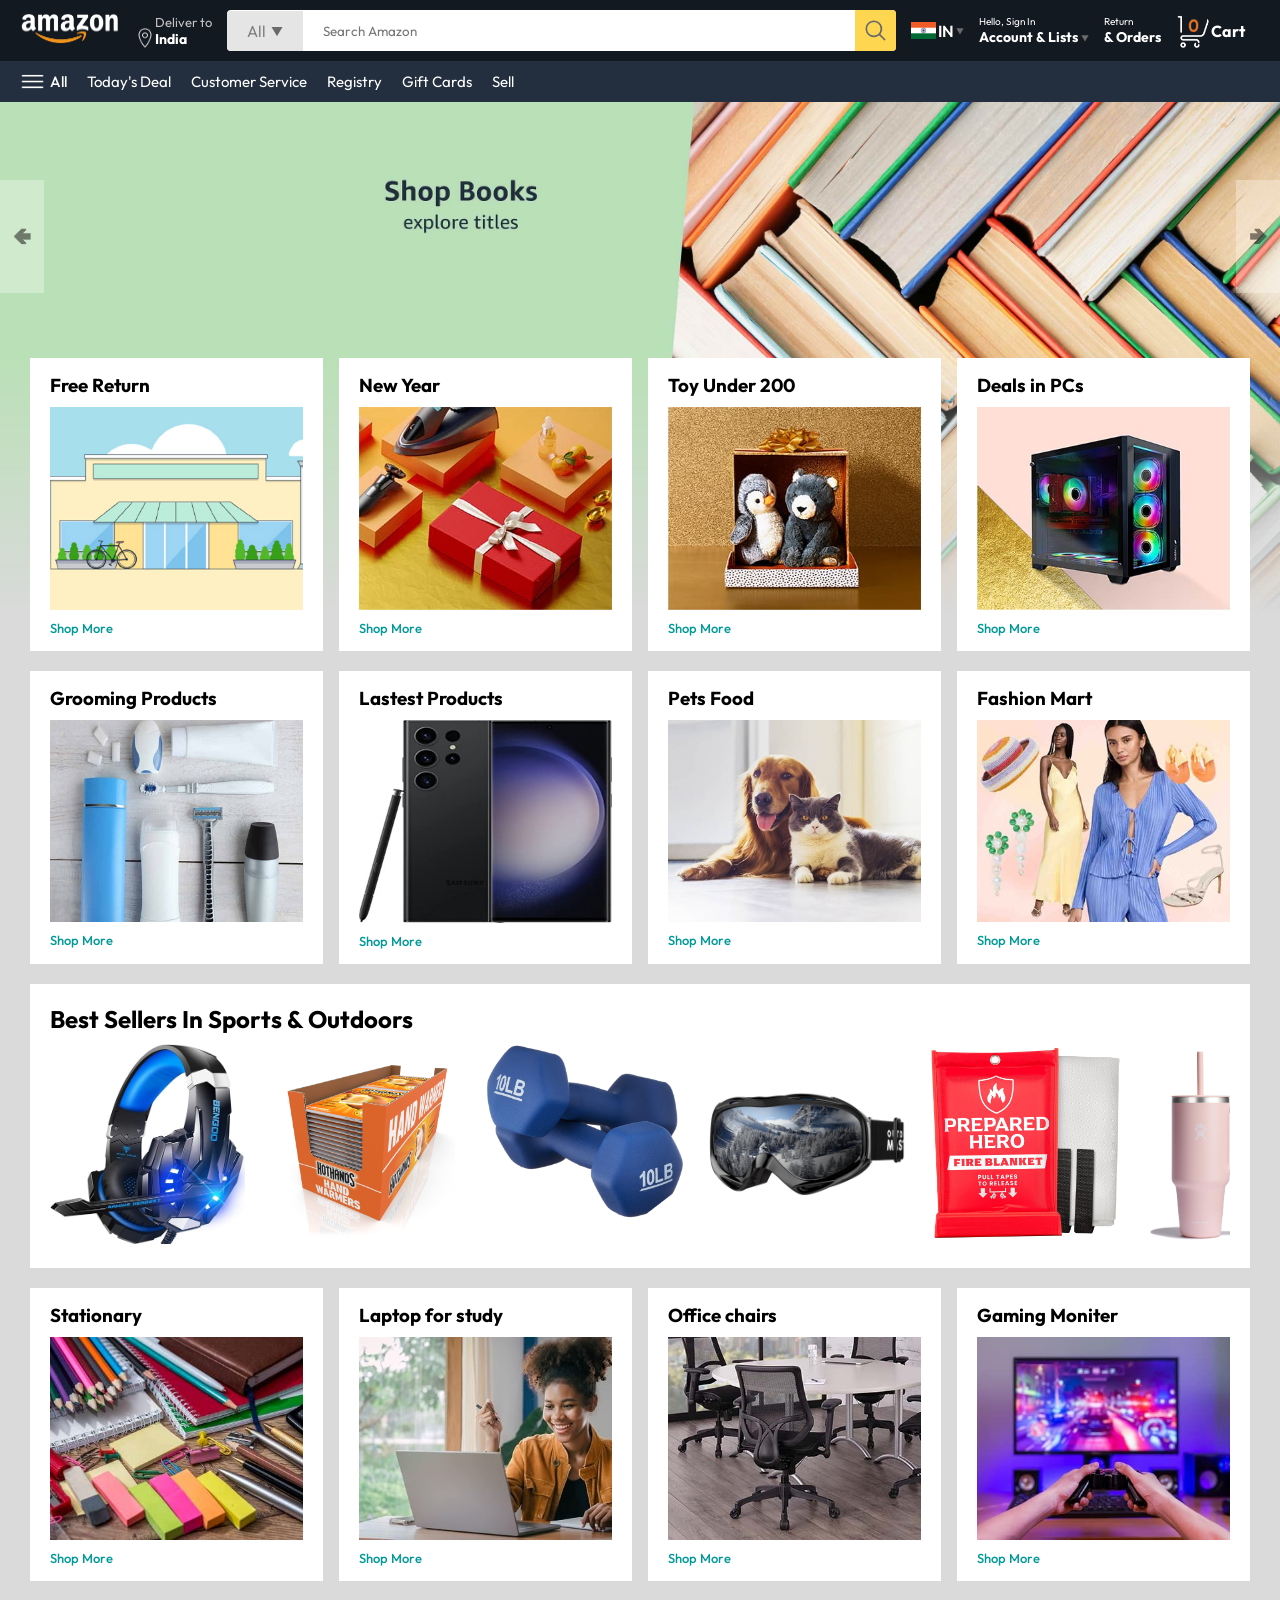
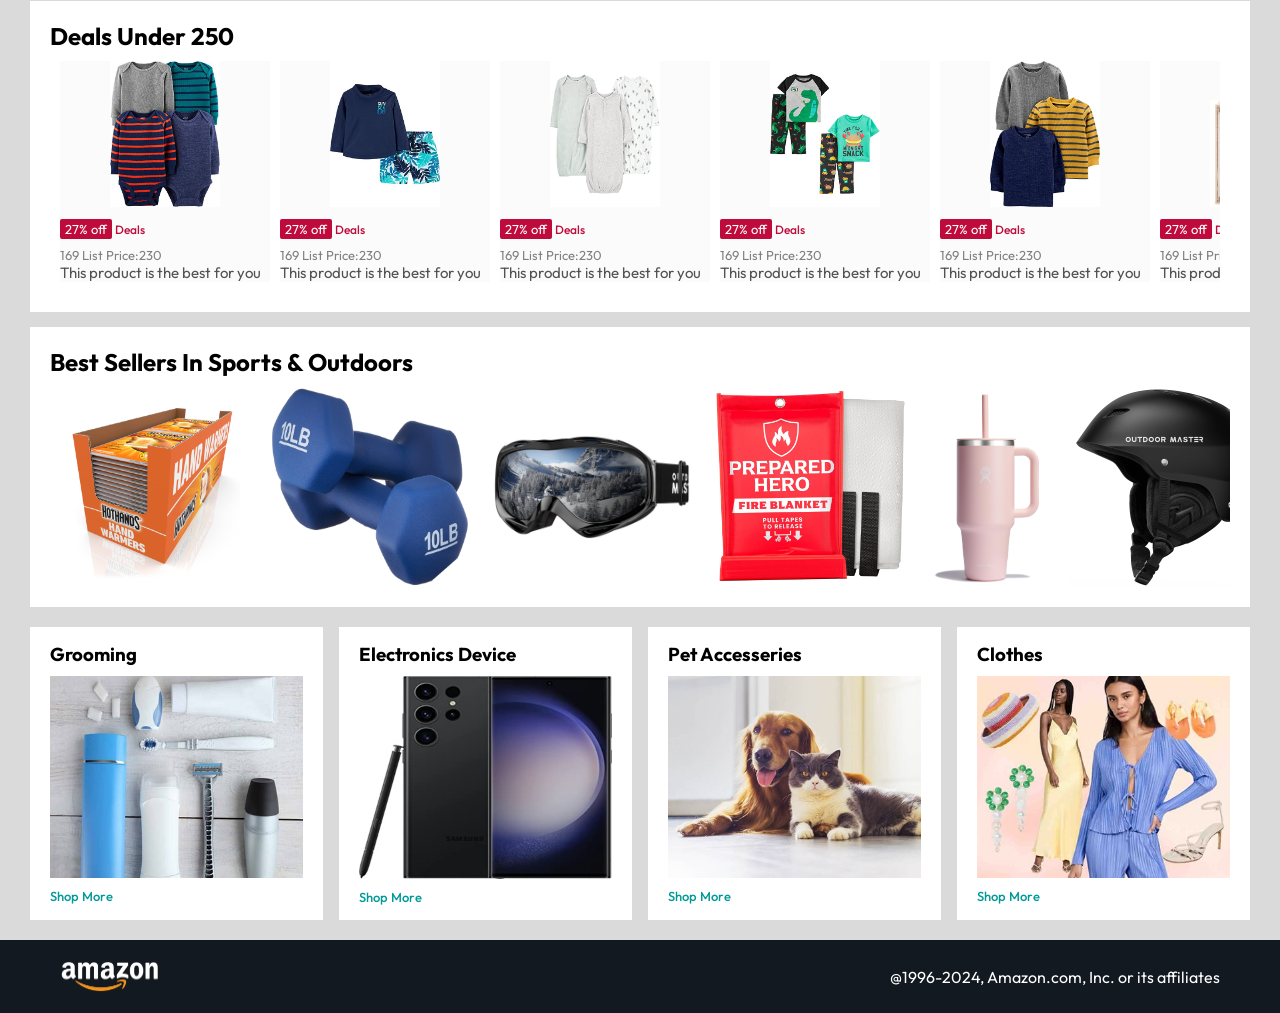
<file: index.html>
<!DOCTYPE html>
<html lang="en">
<head>
    <meta charset="UTF-8">
    <meta name="viewport" content="width=device-width, initial-scale=1.0">
    <title>AMAZON</title>
    <link rel="stylesheet" href="amazon.css">
    <link rel="icon" href="download abc.png" sizes="800x800">
</head>
<body>
    <nav> 
        <a href="index.html">
            <img src="amazon_logo.png" width="100" alt="Amazon Logo">
        </a>
       <div class="nav-country">
        <img src="location_icon.png" height="20" alt="">
        <div>
            <p>Deliver to</p>
            <h1>India</h1>
        </div>
       </div>
       <div class="nav-search">
        <div class="nav-search-gategory">
            <p>All</p>
           <img src="dropdown_icon.png" height="12" alt="">
        </div>
        <input type="text" class="nav-search-input" placeholder="Search Amazon">
        <img src="search_icon.png" class="nav-search-icon" alt="">
       </div> 
       <div class="nav-language">
        <img src="download in.png" width="25px" alt="">
        <p>IN</p>
        <img src="dropdown_icon.png" width="8px" alt="">
       </div>
       <div class="nav-text">
        <p><a href="signin.html" >Hello, Sign In</a></p>
         <h1> Account & Lists 
            <img src="dropdown_icon.png" width="8px" alt="">
        </h1>
       </div>
       <div class="nav-text">
        <p>Return</p>
         <h1> & Orders</h1>
       </div>
       <a href="cart.html" class="nav-cart">
        <img src="cart_icon.png" width="35px" alt="">
        <h4>Cart</h4>
       </a>
    </nav>
    <div class="nav-bottom">
        <div>
            <img src="menu_icon.png" width="25px" alt="">
            <p>All</p>
        </div>
        <p>Today's Deal</p>
        <p>Customer Service</p>
        <p>Registry</p>
        <p>Gift Cards</p>
        <p>Sell</p>
    </div>
    <div class="header-slider">
        <a href="#" class="control-prev">&#129144</a>
        <a href="#" class="control-next">&#129146</a>
        <ul>
            <img src="header1.jpg" class="header-img" alt="">
            <img src="header2.jpg" class="header-img" alt="">
            <img src="header3.jpg" class="header-img" alt="">
            <img src="header4.jpg" class="header-img" alt="">
            <img src="header5.jpg" class="header-img" alt="">
            <img src="header6.jpg" class="header-img" alt="">
        </ul>
    </div>
    <div class="box-row header-box">
        <div class="box-col">
            <h3>
                Free Return
            </h3>
            <img src="box1-1.jpg" alt="">
            <a href="/">Shop More</a>
        </div>
        <div class="box-col">
            <h3>
             New Year
            </h3>
            <img src="box1-2.jpg" alt="">
            <a href="/">Shop More</a>
        </div>
        <div class="box-col">
            <h3>
              Toy Under 200
            </h3>
            <img src="box1-3.jpg" alt="">
            <a href="/">Shop More</a>
        </div>
        <div class="box-col">
            <h3>
             Deals in PCs
            </h3>
            <img src="box1-4.jpg" alt="">
            <a href="/">Shop More</a>
        </div>
    </div>
    <div class="box-row ">
        <div class="box-col">
            <h3>
               Grooming Products
            </h3>
            <img src="box2-1.jpg" alt="">
            <a href="/">Shop More</a>
        </div>
        <div class="box-col">
            <h3>
           Lastest Products
            </h3>
            <img src="box2-2.jpg" alt="">
            <a href="/">Shop More</a>
        </div>
        <div class="box-col">
            <h3>
              Pets Food
            </h3>
            <img src="box2-3.jpg" alt="">
            <a href="/">Shop More</a>
        </div>
        <div class="box-col">
            <h3>
            Fashion Mart
            </h3>
            <img src="box2-4.jpg" alt="">
            <a href="/">Shop More</a>
        </div>
    </div>

    <div class="product-slider">
        <h2> Best Sellers In Sports & Outdoors</h2>
        <div class="products">
            <a href="/product.html">
                <img src="product_img.jpg" alt="">
            </a>
            <a href="/product2.html">
                <img src="product1-1.jpg" alt="">
            </a>
            <a href="/product3.html">
                <img src="product1-2.jpg" alt="">
            </a>
            <img src="product1-3.jpg" alt="">
            <img src="product1-4.jpg" alt="">
            <img src="product1-5.jpg" alt="">
            <img src="product1-6.jpg" alt="">
            <img src="product1-7.jpg" alt="">
            <img src="product1-8.jpg" alt="">
            <img src="product1-9.jpg" alt="">
            <img src="product1-10.jpg" alt="">
        </div>
    </div>
    <div class="box-row ">
        <div class="box-col">
            <h3>
               Stationary
            </h3>
            <img src="box3-1.jpg" alt="">
            <a href="/">Shop More</a>
        </div>
        <div class="box-col">
            <h3>
           Laptop for study
            </h3>
            <img src="box3-2.jpg" alt="">
            <a href="/">Shop More</a>
        </div>
        <div class="box-col">
            <h3>
              Office chairs
            </h3>
            <img src="box3-3.jpg" alt="">
            <a href="/">Shop More</a>
        </div>
        <div class="box-col">
            <h3>
           Gaming Moniter 
            </h3>
            <img src="box3-4.jpg" alt="">
            <a href="/">Shop More</a>
        </div>
    </div>
     
     <div class="product-slider-with-price">
        <h2>Deals Under 250</h2>
        <div class="products">
            <div class="product-card">
                <div class="product-img-container">
                    <img src="product2-1.jpg" alt="">
                </div>
                <div class="product-offer">
                    <p>27% off</p> <span>Deals</span>
                </div>
                <p class="product-price">
                    <span>169</span> List Price:230
                </p>
                <h4>This product is the best for you</h4>
            </div>
            <div class="product-card">
                <div class="product-img-container">
                    <img src="product2-2.jpg" alt="">
                </div>
                <div class="product-offer">
                    <p>27% off</p> <span>Deals</span>
                </div>
                <p class="product-price">
                    <span>169</span> List Price:230
                </p>
                <h4>This product is the best for you</h4>
            </div>
            <div class="product-card">
                <div class="product-img-container">
                    <img src="product2-3.jpg" alt="">
                </div>
                <div class="product-offer">
                    <p>27% off</p> <span>Deals</span>
                </div>
                <p class="product-price">
                    <span>169</span> List Price:230
                </p>
                <h4>This product is the best for you</h4>
            </div>
            <div class="product-card">
                <div class="product-img-container">
                    <img src="product2-4.jpg" alt="">
                </div>
                <div class="product-offer">
                    <p>27% off</p> <span>Deals</span>
                </div>
                <p class="product-price">
                    <span>169</span> List Price:230
                </p>
                <h4>This product is the best for you</h4>
            </div>
            <div class="product-card">
                <div class="product-img-container">
                    <img src="product2-5.jpg" alt="">
                </div>
                <div class="product-offer">
                    <p>27% off</p> <span>Deals</span>
                </div>
                <p class="product-price">
                    <span>169</span> List Price:230
                </p>
                <h4>This product is the best for you</h4>
            </div>
            <div class="product-card">
                <div class="product-img-container">
                    <img src="product2-6.jpg" alt="">
                </div>
                <div class="product-offer">
                    <p>27% off</p> <span>Deals</span>
                </div>
                <p class="product-price">
                    <span>169</span> List Price:230
                </p>
                <h4>This product is the best for you</h4>
            </div>
            <div class="product-card">
                <div class="product-img-container">
                    <img src="product2-7.jpg" alt="">
                </div>
                <div class="product-offer">
                    <p>27% off</p> <span>Deals</span>
                </div>
                <p class="product-price">
                    <span>169</span> List Price:230
                </p>
                <h4>This product is the best for you</h4>
            </div>
            <div class="product-card">
                <div class="product-img-container">
                    <img src="product2-8.jpg" alt="">
                </div>
                <div class="product-offer">
                    <p>27% off</p> <span>Deals</span>
                </div>
                <p class="product-price">
                    <span>169</span> List Price:230
                </p>
                <h4>This product is the best for you</h4>
            </div>
            <div class="product-card">
                <div class="product-img-container">
                    <img src="product2-9.jpg" alt="">
                </div>
                <div class="product-offer">
                    <p>27% off</p> <span>Deals</span>
                </div>
                <p class="product-price">
                    <span>169</span> List Price:230
                </p>
                <h4>This product is the best for you</h4>
            </div>
            <div class="product-card">
                <div class="product-img-container">
                    <img src="product2-10.jpg" alt="">
                </div>
                <div class="product-offer">
                    <p>27% off</p> <span>Deals</span>
                </div>
                <p class="product-price">
                    <span>169</span> List Price:230
                </p>
                <h4>This product is the best for you</h4>
            </div>
            <div class="product-card">
                <div class="product-img-container">
                    <img src="product2-11.jpg" alt="">
                </div>
                <div class="product-offer">
                    <p>27% off</p> <span>Deals</span>
                </div>
                <p class="product-price">
                    <span>169</span> List Price:230
                </p>
                <h4>This product is the best for you</h4>
            </div>
            <div class="product-card">
                <div class="product-img-container">
                    <img src="product2-12.jpg" alt="">
                </div>
                <div class="product-offer">
                    <p>27% off</p> <span>Deals</span>
                </div>
                <p class="product-price">
                    <span>169</span> List Price:230
                </p>
                <h4>This product is the best for you</h4>
            </div>
        </div>
     </div>



     <div class="product-slider">
        <h2> Best Sellers In Sports & Outdoors</h2>
        <div class="products">
            <img src="product1-1.jpg" alt="">
            <img src="product1-2.jpg" alt="">
            <img src="product1-3.jpg" alt="">
            <img src="product1-4.jpg" alt="">
            <img src="product1-5.jpg" alt="">
            <img src="product1-6.jpg" alt="">
            <img src="product1-7.jpg" alt="">
            <img src="product1-8.jpg" alt="">
            <img src="product1-9.jpg" alt="">
            <img src="product1-10.jpg" alt="">
        </div>
    </div>
    <div class="box-row ">
        <div class="box-col">
            <h3>
              Grooming
            </h3>
            <img src="box2-1.jpg" alt="">
            <a href="/">Shop More</a>
        </div>
        <div class="box-col">
            <h3>
          Electronics Device
            </h3>
            <img src="box2-2.jpg" alt="">
            <a href="/">Shop More</a>
        </div>
        <div class="box-col">
            <h3>
              Pet Accesseries 
            </h3>
            <img src="box2-3.jpg" alt="">
            <a href="/">Shop More</a>
        </div>
        <div class="box-col">
            <h3>
           Clothes
            </h3>
            <img src="box2-4.jpg" alt="">
            <a href="/">Shop More</a>
        </div>
    </div>
    <footer>
        <img src="amazon_logo.png" width="100" alt="">
        <p>@1996-2024, Amazon.com, Inc. or its affiliates </p>
    </footer>
    <script src="amazon.js"></script>
</body>
</html>
</file>
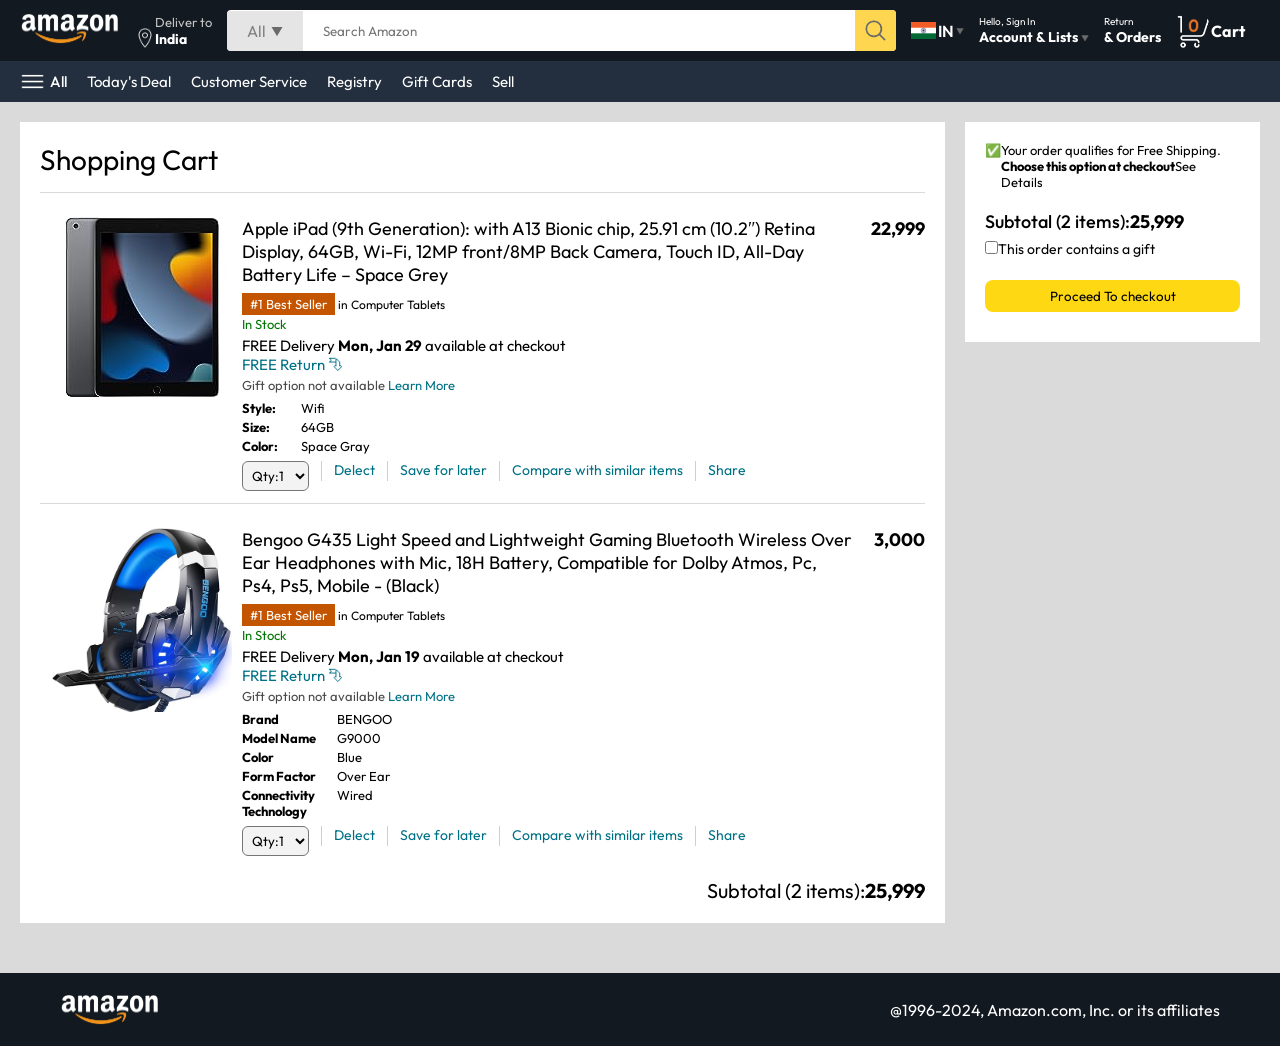
<file: cart.html>
<!DOCTYPE html>
<html lang="en">
<head>
    <meta charset="UTF-8">
    <meta name="viewport" content="width=device-width, initial-scale=1.0">
    <title>Cart</title>
    <link rel="stylesheet" href="amazon.css">
    <link rel="stylesheet" href="cart.css">
    <link rel="icon" href="download abc.png" sizes="800x800">
</head>
<body>
    <nav> 
        <a href="index.html">
            <img src="amazon_logo.png" width="100" alt="">
        </a>
       <div class="nav-country">
        <img src="location_icon.png" height="20" alt="">
        <div>
            <p>Deliver to</p>
            <h1>India</h1>
        </div>
       </div>
       <div class="nav-search">
        <div class="nav-search-gategory">
            <p>All</p>
           <img src="dropdown_icon.png" height="12" alt="">
        </div>
        <input type="text" class="nav-search-input" placeholder="Search Amazon">
        <img src="search_icon.png" class="nav-search-icon" alt="">
       </div> 
       <div class="nav-language">
        <img src="download in.png" width="25px" alt="">
        <p>IN</p>
        <img src="dropdown_icon.png" width="8px" alt="">
       </div>
       <div class="nav-text">
        <p><a href="signin.html">Hello, Sign In</a> </p>
         <h1> Account & Lists 
            <img src="dropdown_icon.png" width="8px" alt="">
        </h1>
       </div>
       <div class="nav-text">
        <p>Return</p>
         <h1> & Orders</h1>
       </div>
       <a href="" class="nav-cart">
        <img src="cart_icon.png" width="35px" alt="">
        <h4>Cart</h4>
       </a>
    </nav>
    <div class="nav-bottom">
        <div>
            <img src="menu_icon.png" width="25px" alt="">
            <p>All</p>
        </div>
        <p>Today's Deal</p>
        <p>Customer Service</p>
        <p>Registry</p>
        <p>Gift Cards</p>
        <p>Sell</p>
    </div>
<div class="cart">
    <div class="cart-left">
        <h1>Shopping Cart</h1>
        <hr>
        <div class="product-cart-list">
            <img src="ipad_img.jpg" width="180px" alt="">
            <div>
                <div class="product-cart-titleprice">
                    <p>Apple iPad (9th Generation): with A13 Bionic chip, 25.91 cm (10.2″) Retina Display, 64GB, Wi-Fi, 12MP front/8MP Back Camera, Touch ID, All-Day Battery Life – Space Grey</p>
                    <p><b>22,999</b></p>
                </div>
                <p class="product-cart-bestseller"><span>#1 Best Seller</span> in Computer Tablets</p>
                <p class="product-cart-stock">In Stock</p>
                <p class="product-cart-delivery">FREE Delivery <b>Mon, Jan 29 </b>available at checkout</p>
                <p class="product-cart-return">FREE Return &#11191</p>
                <p class="product-cart-giftoption">Gift option not available <span>Learn More</span></p>
                <div class="product-cart-specs">
                    <p><b>Style:</b></p><p>Wifi</p>
                    <p><b>Size:</b></p><p>64GB</p>
                    <p><b>Color:</b></p><p>Space Gray</p>
                </div>
                <div class="car-list-action">
                    <select>
                        <option value="1">Qty:1</option>
                        <option value="2">Qty:2</option>
                        <option value="3">Qty:3</option>
                        <option value="4">Qty:4</option>
                        <option value="5">Qty:5</option>
                    </select>
                    <hr>
                    <p class="action-btn">Delect</p>
                    <hr>
                    <p class="action-btn">Save for later</p>
                    <hr>
                    <p class="action-btn">Compare with similar items</p>
                    <hr>
                    <p class="action-btn">Share</p>
                </div>
            </div>
        </div>
        <hr>
        <div class="product-cart-list">
            <img src="product_img.jpg" alt="" width="180px">
            <div>
                <div class="product-cart-titleprice">
                    <p> Bengoo G435 Light Speed and Lightweight Gaming Bluetooth Wireless Over Ear Headphones with Mic, 18H Battery, Compatible for Dolby Atmos, Pc, Ps4, Ps5, Mobile - (Black)</p>
                    <p><b>3,000</b></p>
                </div>
                <p class="product-cart-bestseller"><span>#1 Best Seller</span> in Computer Tablets</p>
                <p class="product-cart-stock">In Stock</p>
                <p class="product-cart-delivery">FREE Delivery <b>Mon, Jan 19 </b>available at checkout</p>
                <p class="product-cart-return">FREE Return &#11191</p>
                <p class="product-cart-giftoption">Gift option not available <span>Learn More</span></p>
                <div class="product-cart-specs">
                   <p><b>Brand</b></p> <p>BENGOO</p>
                   <p><b>Model Name</b></p> <p>G9000</p>
                   <p><b>Color</b></p> <p>Blue</p>
                   <p><b>Form Factor</b></p> <p>Over Ear</p>
                   <p><b>Connectivity Technology</b></p> <p>Wired</p>
                </div>
                <div class="car-list-action">
                    <select>
                        <option value="1">Qty:1</option>
                        <option value="2">Qty:2</option>
                        <option value="3">Qty:3</option>
                        <option value="4">Qty:4</option>
                        <option value="5">Qty:5</option>
                    </select>
                    <hr>
                    <p class="action-btn">Delect</p>
                    <hr>
                    <p class="action-btn">Save for later</p>
                    <hr>
                    <p class="action-btn">Compare with similar items</p>
                    <hr>
                    <p class="action-btn">Share</p>
                </div>
            </div>
        </div>
        <div class="cart-list-subtotal">
            Subtotal (2 items):<b>25,999</b>
        </div>
    </div>
    <div class="cart-right">
        <div class="car-free-delivery">
            <p>&#x2705</p>
            <p>Your order qualifies for Free Shipping. <b>Choose this option at checkout</b>See Details</p>
        </div>
        <p class="cart-subtotal">Subtotal (2 items):<b>25,999</b></p>
        <p class="cart-right-gift"><input type="checkbox">This order contains a gift</p>
        <button>
            Proceed To checkout
        </button>
    </div>
</div>
<footer class="footer-cart">
    <img src="amazon_logo.png" width="100" alt="">
    <p>@1996-2024, Amazon.com, Inc. or its affiliates </p>
</footer>



</body>
</html>
</file>
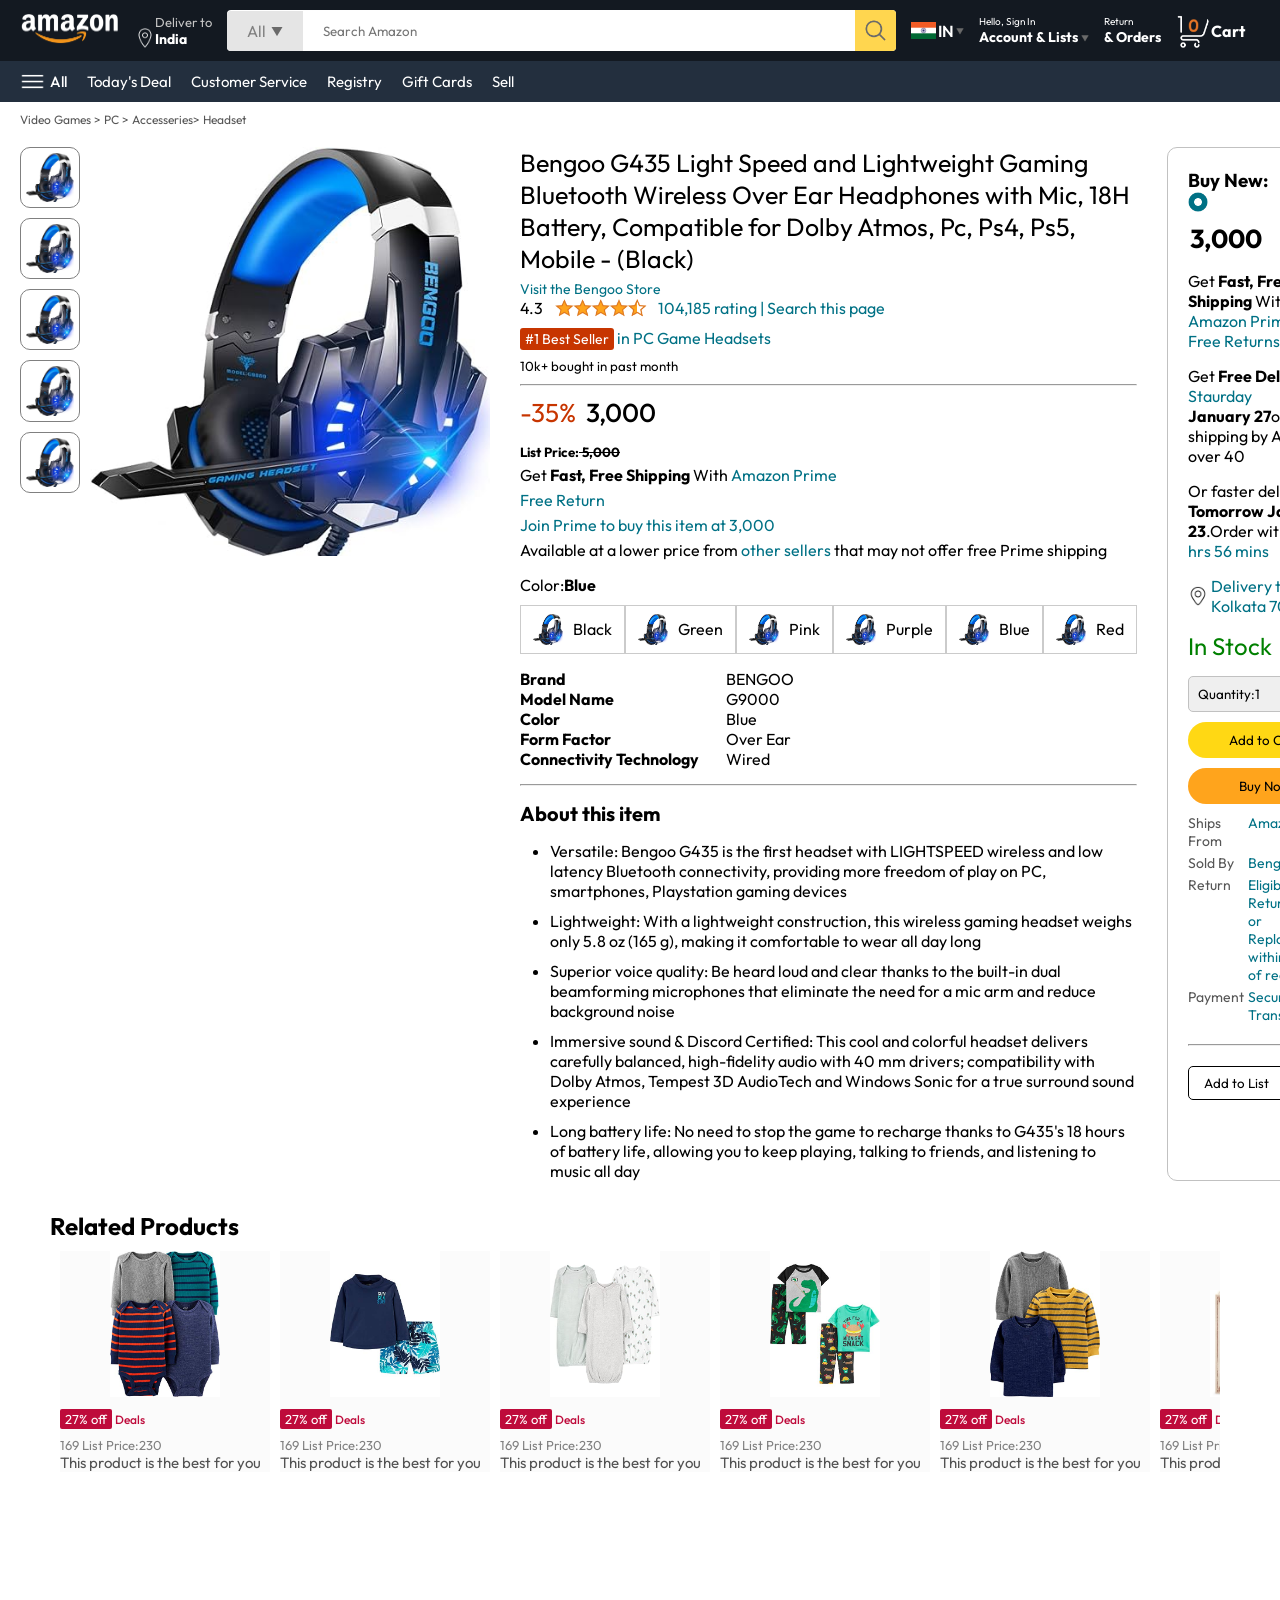
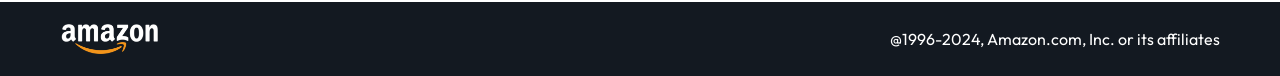
<file: product.html>
<!DOCTYPE html>
<html lang="en">
<head>
    <meta charset="UTF-8">
    <meta name="viewport" content="width=device-width, initial-scale=1.0">
    <title>Product Page</title>
    <link rel="stylesheet" href="amazon.css">
    <link rel="stylesheet" href="product.css">
    <link rel="icon" href="download abc.png" sizes="800x800">
</head>
<body>
    <nav> 
        <a href="index.html">
            <img src="amazon_logo.png" width="100" alt="">
        </a>
       <div class="nav-country">
        <img src="location_icon.png" height="20" alt="">
        <div>
            <p>Deliver to</p>
            <h1>India</h1>
        </div>
       </div>
       <div class="nav-search">
        <div class="nav-search-gategory">
            <p>All</p>
           <img src="dropdown_icon.png" height="12" alt="">
        </div>
        <input type="text" class="nav-search-input" placeholder="Search Amazon">
        <img src="search_icon.png" class="nav-search-icon" alt="">
       </div> 
       <div class="nav-language">
        <img src="download in.png" width="25px" alt="">
        <p>IN</p>
        <img src="dropdown_icon.png" width="8px" alt="">
       </div>
       <div class="nav-text">
        <p><a href="signin.html" >Hello, Sign In</a></p>
         <h1> Account & Lists 
            <img src="dropdown_icon.png" width="8px" alt="">
        </h1>
       </div>
       <div class="nav-text">
        <p>Return</p>
         <h1> & Orders</h1>
       </div>
       <a href="cart.html" class="nav-cart">
        <img src="cart_icon.png" width="35px" alt="">
        <h4>Cart</h4>
       </a>
    </nav>
    <div class="nav-bottom">
        <div>
            <img src="menu_icon.png" width="25px" alt="">
            <p>All</p>
        </div>
        <p>Today's Deal</p>
        <p>Customer Service</p>
        <p>Registry</p>
        <p>Gift Cards</p>
        <p>Sell</p>
    </div>
    <p class="breadcrum">Video Games > PC > Accesseries> Headset</p>
    <div class="product-display">
        <div class="product-d-image">
            <div class="product-icons">
              <img src="product_img.jpg" width="60" alt="">
              <img src="product_img.jpg" width="60" alt="">
              <img src="product_img.jpg" width="60" alt="">
              <img src="product_img.jpg" width="60" alt="">
              <img src="product_img.jpg" width="60" alt="">
            </div>
            <div class="product-main-image">
                <img src="product_img.jpg" width="400" alt="">
            </div>
        </div>
        <div class="product-d-details">
            <p class="prduct-title">
                Bengoo G435 Light Speed and Lightweight Gaming Bluetooth Wireless Over Ear Headphones with Mic, 18H Battery, Compatible for Dolby Atmos, Pc, Ps4, Ps5, Mobile - (Black)
            </p>
            <p class="brand-store">Visit the Bengoo Store</p>
            <div class="product-rating">
                <div>
                    <div>4.3<img src="rating_img.png" height="20px"></div>
                    <p>104,185 rating | Search this page</p>
                </div>
                <p><span>#1 Best Seller</span> in PC Game Headsets</p>
                <h5>10k+ bought in past month</h5>
                <hr>
            </div>
            <div class="product-d-price">
                <div>
                    <p>-35%</p>
                    <h1><span>3,000</span></h1>
                </div>
                <h5>List Price:<span> 5,000</span></h5>
                <p>Get <b>Fast, Free Shipping</b> With<span> Amazon Prime</span></p>
                <p><span>Free Return</span></p>
                <p><span>Join Prime to buy this item at 3,000</span></p>
                <p>Available at a lower price from <span> other sellers</span> that may not offer free Prime shipping</p>
            </div>
            <div class="product-color-selection">
                <p>Color:<b>Blue</b></p>
                <div class="product-color-option">
                    <div class="option">
                        <img src="product_img.jpg" width="30px" alt="">
                        <p>Black</p>
                    </div>
                    <div class="option">
                        <img src="product_img.jpg" width="30px" alt="">
                        <p>Green</p>
                    </div>
                    <div class="option">
                        <img src="product_img.jpg" width="30px" alt="">
                        <p>Pink</p>
                    </div>
                    <div class="option">
                        <img src="product_img.jpg" width="30px" alt="">
                        <p>Purple</p>
                    </div>
                    <div class="option">
                        <img src="product_img.jpg" width="30px" alt="">
                        <p>Blue</p>
                    </div>
                    <div class="option">
                        <img src="product_img.jpg" width="30px" alt="">
                        <p>Red</p>
                    </div>
                </div>
            </div>
<div class="product-info">
    <p><b>Brand</b></p> <p>BENGOO</p>
    <p><b>Model Name</b></p> <p>G9000</p>
    <p><b>Color</b></p> <p>Blue</p>
    <p><b>Form Factor</b></p> <p>Over Ear</p>
    <p><b>Connectivity Technology</b></p> <p>Wired</p>
</div>
<hr>
<div class="product-description">
    <h1>About this item</h1>
    <ul>
        <li>Versatile: Bengoo G435 is the first headset with LIGHTSPEED wireless and low latency Bluetooth connectivity, providing more freedom of play on PC, smartphones, Playstation gaming devices </li>
    <li>Lightweight: With a lightweight construction, this wireless gaming headset weighs only 5.8 oz (165 g), making it comfortable to wear all day long</li>
    <li>Superior voice quality: Be heard loud and clear thanks to the built-in dual beamforming microphones that eliminate the need for a mic arm and reduce background noise</li>
    <li>Immersive sound & Discord Certified: This cool and colorful headset delivers carefully balanced, high-fidelity audio with 40 mm drivers; compatibility with Dolby Atmos, Tempest 3D AudioTech and Windows Sonic for a true surround sound experience</li>
    <li>Long battery life: No need to stop the game to recharge thanks to G435's 18 hours of battery life, allowing you to keep playing, talking to friends, and listening to music all day</li>
    
    </ul>
</div>
        </div>
        <div class="product-d-purchase">
            <div class="tile">
                <h3>Buy New:</h3>
                <img src="circle_icon.png" width="20px" alt="">
            </div>
            <h1 class="price"><span>3,000</span></h1>
            <div class="gap">
                <p>Get<b> Fast, Free Shipping</b> With<span> Amazon Prime</span></p>
                <p><span>Free Returns</span></p>
            </div>
            <div class="gap">
                <p>Get<b> Free Delivery</b><span> Staurday</span></p>
                <p><b>January 27</b>on orders shipping by Amazon over 40</p>
            </div>
            <div class="gap">
                <p>Or faster delivery<b> Tomorrow</b><b> January 23</b>.Order within <span>10 hrs 56 mins</span></p>
           
            </div>
            <div class="delivery-location">
                <img src="location_icon_dark.png" width="20px" alt="">
                <p><span>Delivery to Kolkata 700074</span></p>
            </div>
            <h2 class="product-stock">In Stock</h2>
            <select class="product-quntity" >
              <option value="1">Quantity:1</option>
              <option value="2">Quantity:2</option>
              <option value="3">Quantity:3</option>
            </select>
            <button class="btn">Add to Cart</button>
            <button class="btn product-buy">Buy Now</button>
            <div class="product-seller-info">
                <p>Ships From</p><p><span>Amazon</span></p>
                <p>Sold By</p><p><span>Bengoo INC.</span></p>
                <p>Return</p><p><span>Eligible for Return,Refund or Replacement within 30 days of receipt</span></p>
                <p>Payment</p><p><span>Secure Transaction</span></p>
            </div>
            <hr>
            <button class="product-add-list">
                Add to List
            </button>
        </div>
    </div>
    <div class="product-slider-with-price">
        <h2>Related Products</h2>
        <div class="products">
            <div class="product-card">
                <div class="product-img-container">
                    <img src="product2-1.jpg" alt="">
                </div>
                <div class="product-offer">
                    <p>27% off</p> <span>Deals</span>
                </div>
                <p class="product-price">
                    <span>169</span> List Price:230
                </p>
                <h4>This product is the best for you</h4>
            </div>
            <div class="product-card">
                <div class="product-img-container">
                    <img src="product2-2.jpg" alt="">
                </div>
                <div class="product-offer">
                    <p>27% off</p> <span>Deals</span>
                </div>
                <p class="product-price">
                    <span>169</span> List Price:230
                </p>
                <h4>This product is the best for you</h4>
            </div>
            <div class="product-card">
                <div class="product-img-container">
                    <img src="product2-3.jpg" alt="">
                </div>
                <div class="product-offer">
                    <p>27% off</p> <span>Deals</span>
                </div>
                <p class="product-price">
                    <span>169</span> List Price:230
                </p>
                <h4>This product is the best for you</h4>
            </div>
            <div class="product-card">
                <div class="product-img-container">
                    <img src="product2-4.jpg" alt="">
                </div>
                <div class="product-offer">
                    <p>27% off</p> <span>Deals</span>
                </div>
                <p class="product-price">
                    <span>169</span> List Price:230
                </p>
                <h4>This product is the best for you</h4>
            </div>
            <div class="product-card">
                <div class="product-img-container">
                    <img src="product2-5.jpg" alt="">
                </div>
                <div class="product-offer">
                    <p>27% off</p> <span>Deals</span>
                </div>
                <p class="product-price">
                    <span>169</span> List Price:230
                </p>
                <h4>This product is the best for you</h4>
            </div>
            <div class="product-card">
                <div class="product-img-container">
                    <img src="product2-6.jpg" alt="">
                </div>
                <div class="product-offer">
                    <p>27% off</p> <span>Deals</span>
                </div>
                <p class="product-price">
                    <span>169</span> List Price:230
                </p>
                <h4>This product is the best for you</h4>
            </div>
            <div class="product-card">
                <div class="product-img-container">
                    <img src="product2-7.jpg" alt="">
                </div>
                <div class="product-offer">
                    <p>27% off</p> <span>Deals</span>
                </div>
                <p class="product-price">
                    <span>169</span> List Price:230
                </p>
                <h4>This product is the best for you</h4>
            </div>
            <div class="product-card">
                <div class="product-img-container">
                    <img src="product2-8.jpg" alt="">
                </div>
                <div class="product-offer">
                    <p>27% off</p> <span>Deals</span>
                </div>
                <p class="product-price">
                    <span>169</span> List Price:230
                </p>
                <h4>This product is the best for you</h4>
            </div>
            <div class="product-card">
                <div class="product-img-container">
                    <img src="product2-9.jpg" alt="">
                </div>
                <div class="product-offer">
                    <p>27% off</p> <span>Deals</span>
                </div>
                <p class="product-price">
                    <span>169</span> List Price:230
                </p>
                <h4>This product is the best for you</h4>
            </div>
            <div class="product-card">
                <div class="product-img-container">
                    <img src="product2-10.jpg" alt="">
                </div>
                <div class="product-offer">
                    <p>27% off</p> <span>Deals</span>
                </div>
                <p class="product-price">
                    <span>169</span> List Price:230
                </p>
                <h4>This product is the best for you</h4>
            </div>
            <div class="product-card">
                <div class="product-img-container">
                    <img src="product2-11.jpg" alt="">
                </div>
                <div class="product-offer">
                    <p>27% off</p> <span>Deals</span>
                </div>
                <p class="product-price">
                    <span>169</span> List Price:230
                </p>
                <h4>This product is the best for you</h4>
            </div>
            <div class="product-card">
                <div class="product-img-container">
                    <img src="product2-12.jpg" alt="">
                </div>
                <div class="product-offer">
                    <p>27% off</p> <span>Deals</span>
                </div>
                <p class="product-price">
                    <span>169</span> List Price:230
                </p>
                <h4>This product is the best for you</h4>
            </div>
        </div>
     </div>
     <footer class="product-footer">
        <img src="amazon_logo.png" width="100" alt="">
        <p>@1996-2024, Amazon.com, Inc. or its affiliates </p>
    </footer>
</body>
</html>
</file>
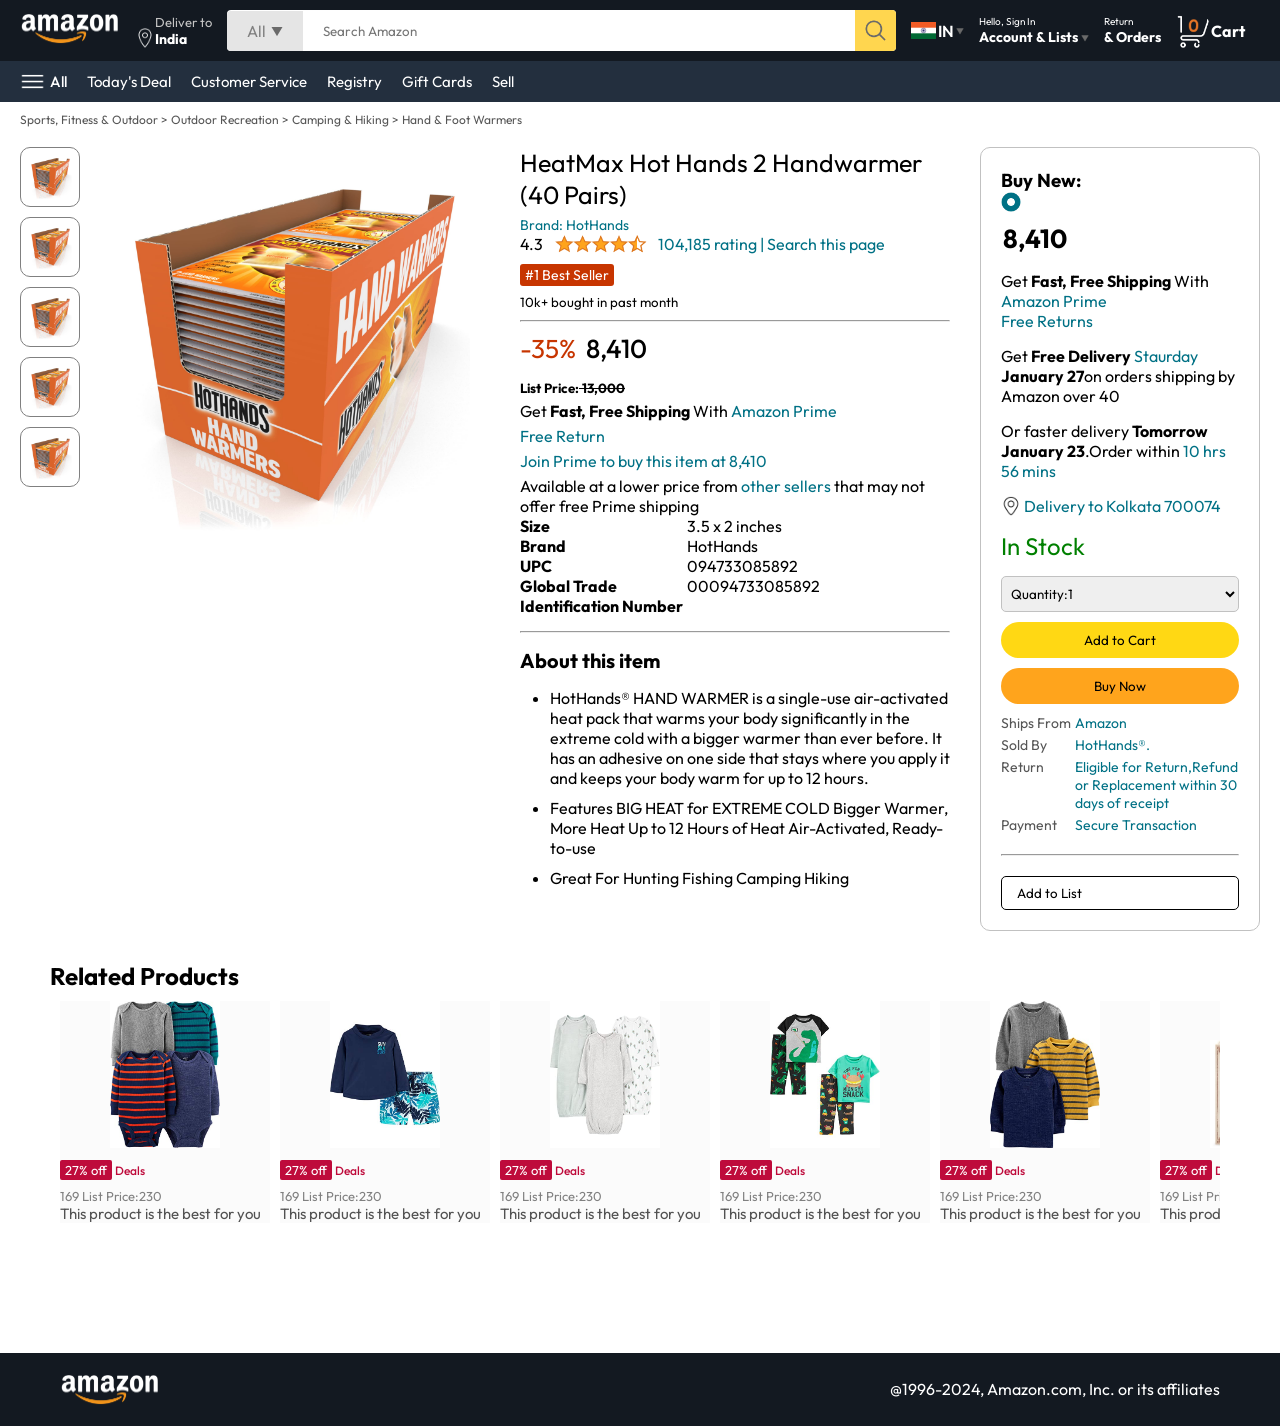
<file: product2.html>
<!DOCTYPE html>
<html lang="en">
<head>
    <meta charset="UTF-8">
    <meta name="viewport" content="width=device-width, initial-scale=1.0">
    <title>Product Page</title>
    <link rel="stylesheet" href="amazon.css">
    <link rel="stylesheet" href="product.css">
    <link rel="icon" href="download abc.png" sizes="800x800">
</head>
<body>
    <nav> 
        <a href="index.html">
            <img src="amazon_logo.png" width="100" alt="">
        </a>
       <div class="nav-country">
        <img src="location_icon.png" height="20" alt="">
        <div>
            <p>Deliver to</p>
            <h1>India</h1>
        </div>
       </div>
       <div class="nav-search">
        <div class="nav-search-gategory">
            <p>All</p>
           <img src="dropdown_icon.png" height="12" alt="">
        </div>
        <input type="text" class="nav-search-input" placeholder="Search Amazon">
        <img src="search_icon.png" class="nav-search-icon" alt="">
       </div> 
       <div class="nav-language">
        <img src="download in.png" width="25px" alt="">
        <p>IN</p>
        <img src="dropdown_icon.png" width="8px" alt="">
       </div>
       <div class="nav-text">
        <p><a href="signin.html" >Hello, Sign In</a></p>
         <h1> Account & Lists 
            <img src="dropdown_icon.png" width="8px" alt="">
        </h1>
       </div>
       <div class="nav-text">
        <p>Return</p>
         <h1> & Orders</h1>
       </div>
       <a href="cart.html" class="nav-cart">
        <img src="cart_icon.png" width="35px" alt="">
        <h4>Cart</h4>
       </a>
    </nav>
    <div class="nav-bottom">
        <div>
            <img src="menu_icon.png" width="25px" alt="">
            <p>All</p>
        </div>
        <p>Today's Deal</p>
        <p>Customer Service</p>
        <p>Registry</p>
        <p>Gift Cards</p>
        <p>Sell</p>
    </div>
    <p class="breadcrum"> Sports, Fitness & Outdoor > Outdoor Recreation > Camping & Hiking > Hand & Foot Warmers </p>
    <div class="product-display">
        <div class="product-d-image">
            <div class="product-icons">
              <img src="product1-1.jpg" width="60" alt="">
              <img src="product1-1.jpg" width="60" alt="">
              <img src="product1-1.jpg" width="60" alt="">
              <img src="product1-1.jpg" width="60" alt="">
              <img src="product1-1.jpg" width="60" alt="">
            </div>
            <div class="product-main-image">
                <img src="product1-1.jpg" width="400" alt="">
            </div>
        </div>
        <div class="product-d-details">
            <p class="prduct-title">
                HeatMax Hot Hands 2 Handwarmer (40 Pairs)
            </p>
            <p class="brand-store"> Brand: HotHands</p>
            <div class="product-rating">
                <div>
                    <div>4.3<img src="rating_img.png" height="20px"></div>
                    <p>104,185 rating | Search this page</p>
                </div>
                <p><span>#1 Best Seller</span> </p>
                <h5>10k+ bought in past month</h5>
                <hr>
            </div>
            <div class="product-d-price">
                <div>
                    <p>-35%</p>
                    <h1><span>8,410</span></h1>
                </div>
                <h5>List Price:<span> 13,000</span></h5>
                <p>Get <b>Fast, Free Shipping</b> With<span> Amazon Prime</span></p>
                <p><span>Free Return</span></p>
                <p><span>Join Prime to buy this item at 8,410</span></p>
                <p>Available at a lower price from <span> other sellers</span> that may not offer free Prime shipping</p>
            </div>
         <!--<div class="product-color-selection">
                <p>Color:<b>Blue</b></p>
                <div class="product-color-option">
                    <div class="option">
                        <img src="product_img.jpg" width="30px" alt="">
                        <p>Black</p>
                    </div>
                    <div class="option">
                        <img src="product_img.jpg" width="30px" alt="">
                        <p>Green</p>
                    </div>
                    <div class="option">
                        <img src="product_img.jpg" width="30px" alt="">
                        <p>Pink</p>
                    </div>
                    <div class="option">
                        <img src="product_img.jpg" width="30px" alt="">
                        <p>Purple</p>
                    </div>
                    <div class="option">
                        <img src="product_img.jpg" width="30px" alt="">
                        <p>Blue</p>
                    </div>
                    <div class="option">
                        <img src="product_img.jpg" width="30px" alt="">
                        <p>Red</p>
                    </div>
                </div>
            </div>-->
<div class="product-info">
    <p><b>Size</b></p> <p>3.5 x 2 inches</p>
    <p><b>Brand</b></p> <p>HotHands</p>
    <p><b>UPC</b></p> <p>094733085892</p>
    <p><b>Global Trade Identification Number</b></p> <p>00094733085892</p>
    
</div>
<hr>
<div class="product-description">
    <h1>About this item</h1>
    <ul>
        <li>HotHands® HAND WARMER is a single-use air-activated heat pack that warms your body significantly in the extreme cold with a bigger warmer than ever before. It has an adhesive on one side that stays where you apply it and keeps your body warm for up to 12 hours.</li>
   <li>Features
    BIG HEAT for EXTREME COLD
    Bigger Warmer, More Heat
    Up to 12 Hours of Heat
    Air-Activated, Ready-to-use</li>
    <li>Great For
        Hunting
        Fishing
        Camping
        Hiking</li>
    </ul>
</div>
        </div>
        <div class="product-d-purchase">
            <div class="tile">
                <h3>Buy New:</h3>
                <img src="circle_icon.png" width="20px" alt="">
            </div>
            <h1 class="price"><span>8,410</span></h1>
            <div class="gap">
                <p>Get<b> Fast, Free Shipping</b> With<span> Amazon Prime</span></p>
                <p><span>Free Returns</span></p>
            </div>
            <div class="gap">
                <p>Get<b> Free Delivery</b><span> Staurday</span></p>
                <p><b>January 27</b>on orders shipping by Amazon over 40</p>
            </div>
            <div class="gap">
                <p>Or faster delivery<b> Tomorrow</b><b> January 23</b>.Order within <span>10 hrs 56 mins</span></p>
           
            </div>
            <div class="delivery-location">
                <img src="location_icon_dark.png" width="20px" alt="">
                <p><span>Delivery to Kolkata 700074</span></p>
            </div>
            <h2 class="product-stock">In Stock</h2>
            <select class="product-quntity" >
              <option value="1">Quantity:1</option>
              <option value="2">Quantity:2</option>
              <option value="3">Quantity:3</option>
            </select>
            <button class="btn">Add to Cart</button>
            <button class="btn product-buy">Buy Now</button>
            <div class="product-seller-info">
                <p>Ships From</p><p><span>Amazon</span></p>
                <p>Sold By</p><p><span>HotHands®.</span></p>
                <p>Return</p><p><span>Eligible for Return,Refund or Replacement within 30 days of receipt</span></p>
                <p>Payment</p><p><span>Secure Transaction</span></p>
            </div>
            <hr>
            <button class="product-add-list">
                Add to List
            </button>
        </div>
    </div>
    <div class="product-slider-with-price">
        <h2>Related Products</h2>
        <div class="products">
            <div class="product-card">
                <div class="product-img-container">
                    <img src="product2-1.jpg" alt="">
                </div>
                <div class="product-offer">
                    <p>27% off</p> <span>Deals</span>
                </div>
                <p class="product-price">
                    <span>169</span> List Price:230
                </p>
                <h4>This product is the best for you</h4>
            </div>
            <div class="product-card">
                <div class="product-img-container">
                    <img src="product2-2.jpg" alt="">
                </div>
                <div class="product-offer">
                    <p>27% off</p> <span>Deals</span>
                </div>
                <p class="product-price">
                    <span>169</span> List Price:230
                </p>
                <h4>This product is the best for you</h4>
            </div>
            <div class="product-card">
                <div class="product-img-container">
                    <img src="product2-3.jpg" alt="">
                </div>
                <div class="product-offer">
                    <p>27% off</p> <span>Deals</span>
                </div>
                <p class="product-price">
                    <span>169</span> List Price:230
                </p>
                <h4>This product is the best for you</h4>
            </div>
            <div class="product-card">
                <div class="product-img-container">
                    <img src="product2-4.jpg" alt="">
                </div>
                <div class="product-offer">
                    <p>27% off</p> <span>Deals</span>
                </div>
                <p class="product-price">
                    <span>169</span> List Price:230
                </p>
                <h4>This product is the best for you</h4>
            </div>
            <div class="product-card">
                <div class="product-img-container">
                    <img src="product2-5.jpg" alt="">
                </div>
                <div class="product-offer">
                    <p>27% off</p> <span>Deals</span>
                </div>
                <p class="product-price">
                    <span>169</span> List Price:230
                </p>
                <h4>This product is the best for you</h4>
            </div>
            <div class="product-card">
                <div class="product-img-container">
                    <img src="product2-6.jpg" alt="">
                </div>
                <div class="product-offer">
                    <p>27% off</p> <span>Deals</span>
                </div>
                <p class="product-price">
                    <span>169</span> List Price:230
                </p>
                <h4>This product is the best for you</h4>
            </div>
            <div class="product-card">
                <div class="product-img-container">
                    <img src="product2-7.jpg" alt="">
                </div>
                <div class="product-offer">
                    <p>27% off</p> <span>Deals</span>
                </div>
                <p class="product-price">
                    <span>169</span> List Price:230
                </p>
                <h4>This product is the best for you</h4>
            </div>
            <div class="product-card">
                <div class="product-img-container">
                    <img src="product2-8.jpg" alt="">
                </div>
                <div class="product-offer">
                    <p>27% off</p> <span>Deals</span>
                </div>
                <p class="product-price">
                    <span>169</span> List Price:230
                </p>
                <h4>This product is the best for you</h4>
            </div>
            <div class="product-card">
                <div class="product-img-container">
                    <img src="product2-9.jpg" alt="">
                </div>
                <div class="product-offer">
                    <p>27% off</p> <span>Deals</span>
                </div>
                <p class="product-price">
                    <span>169</span> List Price:230
                </p>
                <h4>This product is the best for you</h4>
            </div>
            <div class="product-card">
                <div class="product-img-container">
                    <img src="product2-10.jpg" alt="">
                </div>
                <div class="product-offer">
                    <p>27% off</p> <span>Deals</span>
                </div>
                <p class="product-price">
                    <span>169</span> List Price:230
                </p>
                <h4>This product is the best for you</h4>
            </div>
            <div class="product-card">
                <div class="product-img-container">
                    <img src="product2-11.jpg" alt="">
                </div>
                <div class="product-offer">
                    <p>27% off</p> <span>Deals</span>
                </div>
                <p class="product-price">
                    <span>169</span> List Price:230
                </p>
                <h4>This product is the best for you</h4>
            </div>
            <div class="product-card">
                <div class="product-img-container">
                    <img src="product2-12.jpg" alt="">
                </div>
                <div class="product-offer">
                    <p>27% off</p> <span>Deals</span>
                </div>
                <p class="product-price">
                    <span>169</span> List Price:230
                </p>
                <h4>This product is the best for you</h4>
            </div>
        </div>
     </div>
     <footer class="product-footer">
        <img src="amazon_logo.png" width="100" alt="">
        <p>@1996-2024, Amazon.com, Inc. or its affiliates </p>
    </footer>
</body>
</html>
</file>
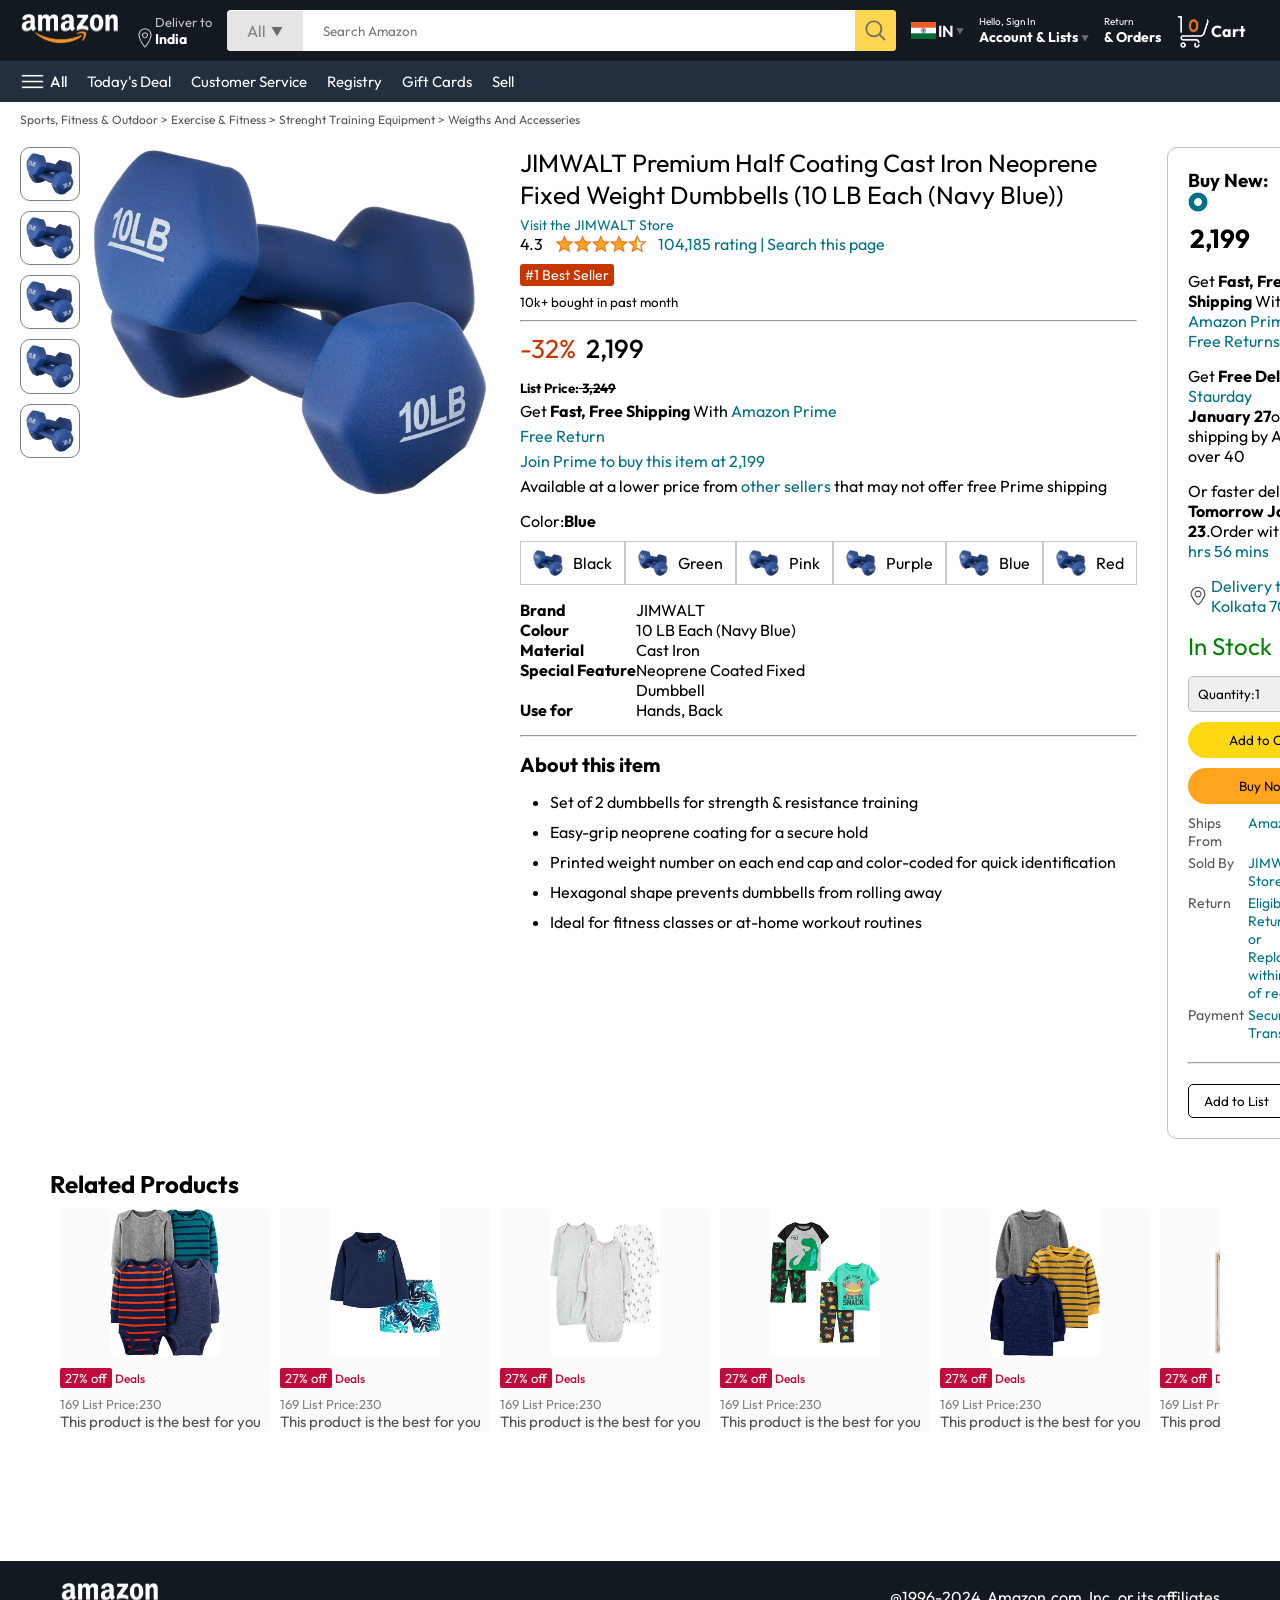
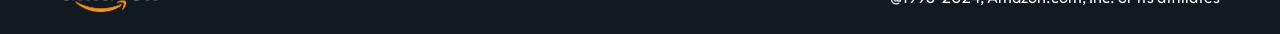
<file: product3.html>
<!DOCTYPE html>
<html lang="en">
<head>
    <meta charset="UTF-8">
    <meta name="viewport" content="width=device-width, initial-scale=1.0">
    <title>Product Page</title>
    <link rel="stylesheet" href="amazon.css">
    <link rel="stylesheet" href="product.css">
    <link rel="icon" href="download abc.png" sizes="800x800">
</head>
<body>
    <nav> 
        <a href="index.html">
            <img src="amazon_logo.png" width="100" alt="">
        </a>
       <div class="nav-country">
        <img src="location_icon.png" height="20" alt="">
        <div>
            <p>Deliver to</p>
            <h1>India</h1>
        </div>
       </div>
       <div class="nav-search">
        <div class="nav-search-gategory">
            <p>All</p>
           <img src="dropdown_icon.png" height="12" alt="">
        </div>
        <input type="text" class="nav-search-input" placeholder="Search Amazon">
        <img src="search_icon.png" class="nav-search-icon" alt="">
       </div> 
       <div class="nav-language">
        <img src="download in.png" width="25px" alt="">
        <p>IN</p>
        <img src="dropdown_icon.png" width="8px" alt="">
       </div>
       <div class="nav-text">
        <p><a href="signin.html" >Hello, Sign In</a></p>
         <h1> Account & Lists 
            <img src="dropdown_icon.png" width="8px" alt="">
        </h1>
       </div>
       <div class="nav-text">
        <p>Return</p>
         <h1> & Orders</h1>
       </div>
       <a href="cart.html" class="nav-cart">
        <img src="cart_icon.png" width="35px" alt="">
        <h4>Cart</h4>
       </a>
    </nav>
    <div class="nav-bottom">
        <div>
            <img src="menu_icon.png" width="25px" alt="">
            <p>All</p>
        </div>
        <p>Today's Deal</p>
        <p>Customer Service</p>
        <p>Registry</p>
        <p>Gift Cards</p>
        <p>Sell</p>
    </div>
    <p class="breadcrum"> Sports, Fitness & Outdoor > Exercise & Fitness > Strenght Training Equipment > Weigths And Accesseries </p>
    <div class="product-display">
        <div class="product-d-image">
            <div class="product-icons">
              <img src="product1-2.jpg" width="60" alt="">
              <img src="product1-2.jpg" width="60" alt="">
              <img src="product1-2.jpg" width="60" alt="">
              <img src="product1-2.jpg" width="60" alt="">
              <img src="product1-2.jpg" width="60" alt="">
            </div>
            <div class="product-main-image">
                <img src="product1-2.jpg" width="400" alt="">
            </div>
        </div>
        <div class="product-d-details">
            <p class="prduct-title">
                JIMWALT Premium Half Coating Cast Iron Neoprene Fixed Weight Dumbbells (10 LB Each (Navy Blue))
            </p>
            <p class="brand-store"> Visit the JIMWALT Store</p>
            <div class="product-rating">
                <div>
                    <div>4.3<img src="rating_img.png" height="20px"></div>
                    <p>104,185 rating | Search this page</p>
                </div>
                <p><span>#1 Best Seller</span> </p>
                <h5>10k+ bought in past month</h5>
                <hr>
            </div>
            <div class="product-d-price">
                <div>
                    <p>-32%</p>
                    <h1><span>2,199</span></h1>
                </div>
                <h5>List Price:<span> 3,249</span></h5>
                <p>Get <b>Fast, Free Shipping</b> With<span> Amazon Prime</span></p>
                <p><span>Free Return</span></p>
                <p><span>Join Prime to buy this item at 2,199</span></p>
                <p>Available at a lower price from <span> other sellers</span> that may not offer free Prime shipping</p>
            </div>
         <div class="product-color-selection">
                <p>Color:<b>Blue</b></p>
                <div class="product-color-option">
                    <div class="option">
                        <img src="product1-2.jpg" width="30px" alt="">
                        <p>Black</p>
                    </div>
                    <div class="option">
                        <img src="product1-2.jpg" width="30px" alt="">
                        <p>Green</p>
                    </div>
                    <div class="option">
                        <img src="product1-2.jpg" width="30px" alt="">
                        <p>Pink</p>
                    </div>
                    <div class="option">
                        <img src="product1-2.jpg" width="30px" alt="">
                        <p>Purple</p>
                    </div>
                    <div class="option">
                        <img src="product1-2.jpg" width="30px" alt="">
                        <p>Blue</p>
                    </div>
                    <div class="option">
                        <img src="product1-2.jpg" width="30px" alt="">
                        <p>Red</p>
                    </div>
                </div>
            </div>
<div class="product-info">
    <p><b>Brand</b></p> <p>JIMWALT</p>
    <p><b>Colour</b></p> <p>10 LB Each (Navy Blue)</p>
    <p><b>Material</b></p> <p>Cast Iron</p>
    <p><b>Special Feature</b></p> <p>Neoprene Coated Fixed Dumbbell</p>
    <p><b>Use for</b></p><p>Hands, Back</p>
</div>
<hr>
<div class="product-description">
    <h1>About this item</h1>
    <ul>
        <li>Set of 2 dumbbells for strength & resistance training</li>
   <li>Easy-grip neoprene coating for a secure hold</li>
    <li>Printed weight number on each end cap and color-coded for quick identification</li>
    <li>Hexagonal shape prevents dumbbells from rolling away</li>
    <li>Ideal for fitness classes or at-home workout routines</li>
    </ul>
</div>
        </div>
        <div class="product-d-purchase">
            <div class="tile">
                <h3>Buy New:</h3>
                <img src="circle_icon.png" width="20px" alt="">
            </div>
            <h1 class="price"><span>2,199</span></h1>
            <div class="gap">
                <p>Get<b> Fast, Free Shipping</b> With<span> Amazon Prime</span></p>
                <p><span>Free Returns</span></p>
            </div>
            <div class="gap">
                <p>Get<b> Free Delivery</b><span> Staurday</span></p>
                <p><b>January 27</b>on orders shipping by Amazon over 40</p>
            </div>
            <div class="gap">
                <p>Or faster delivery<b> Tomorrow</b><b> January 23</b>.Order within <span>10 hrs 56 mins</span></p>
           
            </div>
            <div class="delivery-location">
                <img src="location_icon_dark.png" width="20px" alt="">
                <p><span>Delivery to Kolkata 700074</span></p>
            </div>
            <h2 class="product-stock">In Stock</h2>
            <select class="product-quntity" >
              <option value="1">Quantity:1</option>
              <option value="2">Quantity:2</option>
              <option value="3">Quantity:3</option>
            </select>
            <button class="btn">Add to Cart</button>
            <button class="btn product-buy">Buy Now</button>
            <div class="product-seller-info">
                <p>Ships From</p><p><span>Amazon</span></p>
                <p>Sold By</p><p><span>JIMWALT Store.</span></p>
                <p>Return</p><p><span>Eligible for Return,Refund or Replacement within 30 days of receipt</span></p>
                <p>Payment</p><p><span>Secure Transaction</span></p>
            </div>
            <hr>
            <button class="product-add-list">
                Add to List
            </button>
        </div>
    </div>
    <div class="product-slider-with-price">
        <h2>Related Products</h2>
        <div class="products">
            <div class="product-card">
                <div class="product-img-container">
                    <img src="product2-1.jpg" alt="">
                </div>
                <div class="product-offer">
                    <p>27% off</p> <span>Deals</span>
                </div>
                <p class="product-price">
                    <span>169</span> List Price:230
                </p>
                <h4>This product is the best for you</h4>
            </div>
            <div class="product-card">
                <div class="product-img-container">
                    <img src="product2-2.jpg" alt="">
                </div>
                <div class="product-offer">
                    <p>27% off</p> <span>Deals</span>
                </div>
                <p class="product-price">
                    <span>169</span> List Price:230
                </p>
                <h4>This product is the best for you</h4>
            </div>
            <div class="product-card">
                <div class="product-img-container">
                    <img src="product2-3.jpg" alt="">
                </div>
                <div class="product-offer">
                    <p>27% off</p> <span>Deals</span>
                </div>
                <p class="product-price">
                    <span>169</span> List Price:230
                </p>
                <h4>This product is the best for you</h4>
            </div>
            <div class="product-card">
                <div class="product-img-container">
                    <img src="product2-4.jpg" alt="">
                </div>
                <div class="product-offer">
                    <p>27% off</p> <span>Deals</span>
                </div>
                <p class="product-price">
                    <span>169</span> List Price:230
                </p>
                <h4>This product is the best for you</h4>
            </div>
            <div class="product-card">
                <div class="product-img-container">
                    <img src="product2-5.jpg" alt="">
                </div>
                <div class="product-offer">
                    <p>27% off</p> <span>Deals</span>
                </div>
                <p class="product-price">
                    <span>169</span> List Price:230
                </p>
                <h4>This product is the best for you</h4>
            </div>
            <div class="product-card">
                <div class="product-img-container">
                    <img src="product2-6.jpg" alt="">
                </div>
                <div class="product-offer">
                    <p>27% off</p> <span>Deals</span>
                </div>
                <p class="product-price">
                    <span>169</span> List Price:230
                </p>
                <h4>This product is the best for you</h4>
            </div>
            <div class="product-card">
                <div class="product-img-container">
                    <img src="product2-7.jpg" alt="">
                </div>
                <div class="product-offer">
                    <p>27% off</p> <span>Deals</span>
                </div>
                <p class="product-price">
                    <span>169</span> List Price:230
                </p>
                <h4>This product is the best for you</h4>
            </div>
            <div class="product-card">
                <div class="product-img-container">
                    <img src="product2-8.jpg" alt="">
                </div>
                <div class="product-offer">
                    <p>27% off</p> <span>Deals</span>
                </div>
                <p class="product-price">
                    <span>169</span> List Price:230
                </p>
                <h4>This product is the best for you</h4>
            </div>
            <div class="product-card">
                <div class="product-img-container">
                    <img src="product2-9.jpg" alt="">
                </div>
                <div class="product-offer">
                    <p>27% off</p> <span>Deals</span>
                </div>
                <p class="product-price">
                    <span>169</span> List Price:230
                </p>
                <h4>This product is the best for you</h4>
            </div>
            <div class="product-card">
                <div class="product-img-container">
                    <img src="product2-10.jpg" alt="">
                </div>
                <div class="product-offer">
                    <p>27% off</p> <span>Deals</span>
                </div>
                <p class="product-price">
                    <span>169</span> List Price:230
                </p>
                <h4>This product is the best for you</h4>
            </div>
            <div class="product-card">
                <div class="product-img-container">
                    <img src="product2-11.jpg" alt="">
                </div>
                <div class="product-offer">
                    <p>27% off</p> <span>Deals</span>
                </div>
                <p class="product-price">
                    <span>169</span> List Price:230
                </p>
                <h4>This product is the best for you</h4>
            </div>
            <div class="product-card">
                <div class="product-img-container">
                    <img src="product2-12.jpg" alt="">
                </div>
                <div class="product-offer">
                    <p>27% off</p> <span>Deals</span>
                </div>
                <p class="product-price">
                    <span>169</span> List Price:230
                </p>
                <h4>This product is the best for you</h4>
            </div>
        </div>
     </div>
     <footer class="product-footer">
        <img src="amazon_logo.png" width="100" alt="">
        <p>@1996-2024, Amazon.com, Inc. or its affiliates </p>
    </footer>
</body>
</html>
</file>
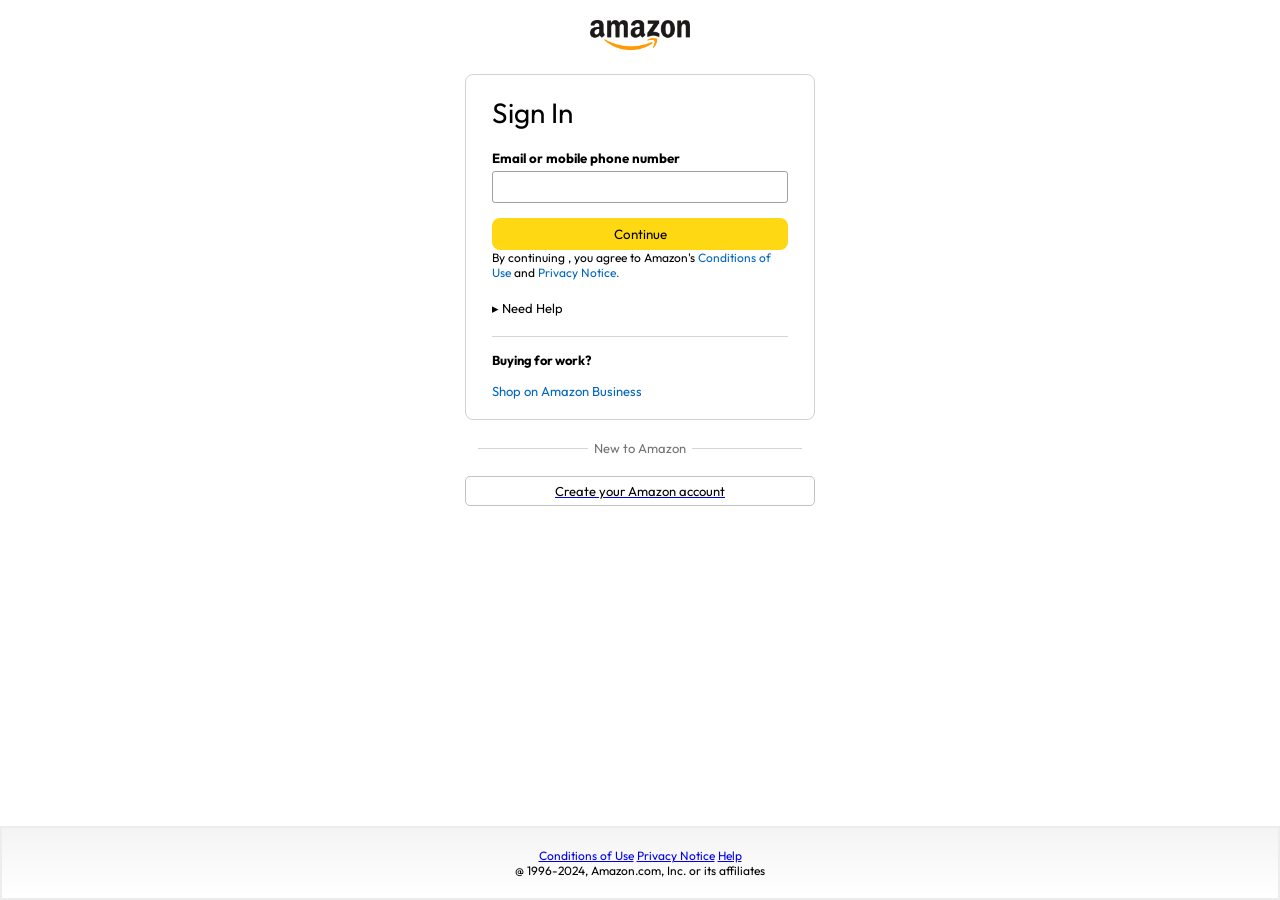
<file: signin.html>
<!DOCTYPE html>
<html lang="en">
<head>
    <meta charset="UTF-8">
    <meta name="viewport" content="width=device-width, initial-scale=1.0">
    <title>Sign In</title>
    <link rel="stylesheet" href="signin.css">
    <link rel="icon" href="download abc.png" sizes="800x800">
</head>
<body>
    <a href="index.html">
        <img class="logo" src="amazon_logo_dark.png" width="100px" alt="Amazon Logo">
    </a>
    <div class="signin-container">
        <h1 class="signin-title">Sign In</h1>
        <h5 class="input-lable">Email or mobile phone number</h5>
        <input type="text">
        <button>Continue</button>
        <p class="signin-condition">By continuing , you agree to Amazon's<span> Conditions of Use</span> and <span>Privacy Notice.</span></p>
        <p class="signin-help"> &#9656<span> Need Help</span></p>
        <hr>
        <h4>Buying for work?</h4>
        <p class="signin-business"><span>Shop on Amazon Business</span></p>
    </div>
    <div class="signin-bottom">
        <hr>
        <p>New to Amazon</p>
        <hr>
        
    </div>
    <a href="signup.html">
        <button class="signin-signup-btn">
            Create your Amazon account
        </button>
    </a>
   
    <footer>
        <div class="footer-links">
            <a href="#">Conditions of Use</a> 
            <a href="#">Privacy Notice</a> 
            <a href="#">Help</a> 
        </div>
        <p class="footer-copyright">@ 1996-2024, Amazon.com, Inc. or its affiliates</p>
    </footer>
</body>
</html>
</file>
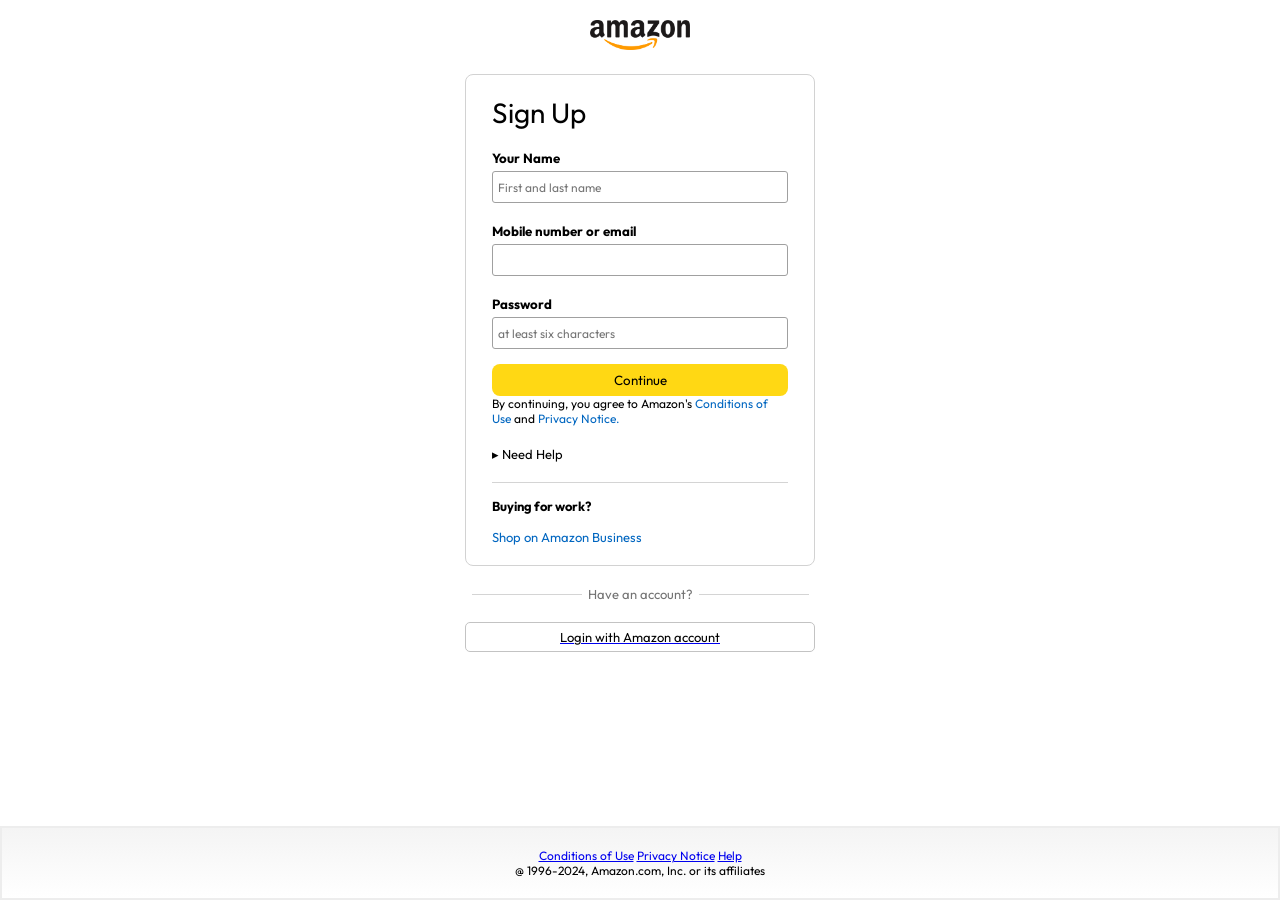
<file: signup.html>
<!DOCTYPE html>
<html lang="en">
<head>
    <meta charset="UTF-8">
    <meta name="viewport" content="width=device-width, initial-scale=1.0">
    <title>Sign Up</title>
    <link rel="stylesheet" href="signin.css">
    <link rel="icon" href="download abc.png" sizes="800x800">
</head>
<body>
    <a href="index.html">
        <img class="logo" src="amazon_logo_dark.png" width="100px" alt="Amazon Logo">
    </a>
    <div class="signin-container">
        <h1 class="signin-title">Sign Up</h1>
        <h5 class="input-lable">Your Name</h5>
        <input type="text" placeholder="First and last name">
        <h5 class="input-lable">Mobile number or email</h5>
        <input type="text">
        <h5 class="input-lable">Password</h5>
        <input type="password" placeholder="at least six characters">
        <button>Continue</button>
        <p class="signin-condition">By continuing, you agree to Amazon's <span>Conditions of Use</span> and <span>Privacy Notice.</span></p>
        <p class="signin-help"> &#9656<span> Need Help</span></p>
        <hr>
        <h4>Buying for work?</h4>
        <p class="signin-business"><span>Shop on Amazon Business</span></p>
    </div>
    <div class="signin-bottom">
        <hr>
        <p>Have an account?</p>
        <hr>
    </div>
    <a href="signin.html">
        <button class="signin-signup-btn">
            Login with Amazon account
        </button>
    </a>
    <footer>
        <div class="footer-links">
            <a href="#">Conditions of Use</a> 
            <a href="#">Privacy Notice</a> 
            <a href="#">Help</a> 
        </div>
        <p class="footer-copyright">@ 1996-2024, Amazon.com, Inc. or its affiliates</p>
    </footer>
</body>
</html>
</file>
<file: amazon.css>
@import url('https://fonts.googleapis.com/css2?family=Outfit:wght@100..900&display=swap');
*{
    padding: 0;
    margin:0 ;
    box-sizing: border-box;
    font-family: outfit;
}
body{
    background: #dadada;
}
a{
    text-decoration: none;
    color: inherit;
}
nav{
    display: flex;
    align-items: center;
    justify-content: space-between;
    background: #131921;
    padding: 10px 20px;
    color:#fff;
}
.nav-country{
    display: flex;
    align-items: end;
    margin-left: 15px;
    font-size: 13px;
    color: #c4c4c4;
}
.nav-country h1{
    color: #fff;
    font-size: 14px;
}
.nav-search{
    flex: 1;
    display: flex;
    align-items: center;
    background: #fff;
    color: gray;
    max-width: 1000px;
    border-radius: 4px;
    margin-left: 15px;
}

.nav-search-gategory{
    display: flex;
    align-items: center;
    padding: 10px 20px;
    gap: 5px;
    background: #e5e5e5;
    border-radius: 4px 0 0 4px;
}
.nav-search-input{
    border: none;
    outline: none;
    padding-left: 20px;
    width:100%;
}
.nav-search-icon{
    max-width: 41px;
    padding: 8px;
    background: #ffd64f;
    border-radius: 0 4px 4px 0;
}
.nav-language{
    display: flex;
    align-items: center;
    gap: 2px;
    font-weight: 600;
    margin-left: 15px;
}
.nav-text{
    margin-left: 15px;
}
.nav-text p{
    font-size: 10px;

}
.nav-text h1{
    font-size: 14px;
}
.nav-cart{
    display: flex;
    align-items: center;
    margin: 0px 15px;
}
.nav-bottom{
    display: flex;
    align-items: center;
    gap: 20px;
    padding: 8px 20px;
    background: #232f3e;
    color: #fff;
    font-size: 15px;
}
.nav-bottom div{
    display: flex;
    align-items: center;
    gap: 5px;
    font-weight: 500;
}
.header-slider ul{
    display: flex;
    overflow-y: hidden;
}
.header-img{
    max-width: 100%;
    mask-image: linear-gradient(to bottom, #000000 50%, transparent 100%);
}
.header-slider a{
    position: absolute;
    top: 20%;
    z-index: 1;
    padding: 5vh 1vw;
    background: #ffffff4f;
    color: #0000007b;
    text-decoration: none;
    font-weight: 600;
    font-size: 18px;
    cursor: pointer;
}
.control-next{
      right: 0;
}
.box-row{
    display: flex;
    flex-wrap: wrap;
    row-gap: 20px;
    justify-content: space-between;
    margin: 20px 30px;
}
.box-col{
    display: flex;
    flex-direction: column;
    gap: 10px;
    padding: 15px 20px;
    background: #fff;
    max-width: 24%;
    min-width: 200px;
    z-index: 1;
}
.box-col a{
    font-size: 13px;
    color: #009999;
    font-weight: 500;
}
.header-box{
   margin-top: -20vw;
}
.product-slider{
    background: #fff;
    margin: 0 30px;
    padding:  20px;
    margin-bottom: 15px;
}
.product-slider .products{
    display: flex;
    overflow-x:auto ;
    gap: 20px;
    margin-top: 10px;
}
.product-slider .products img{
    max-width: 200px;
    max-height: 200px;
}
.product-slider .products::-webkit-scrollbar{
    display: none;
}
.product-slider-with-price{
    background: #fff;
    margin: 0 30px;
    padding: 20px;
    margin-bottom: 15px;
}
.product-slider-with-price .products{
    display: flex;
    overflow-x: auto;
    gap: 10px;
    margin: 10px;
}
.product-slider-with-price .products::-webkit-scrollbar{
    display: none;
}
.product-card{
    display: flex;
    flex-direction: column;
    justify-content: end;
    min-width: 210px;
    background: #fbfbfb;
}
.product-card img{
    width: 110px;
    margin: 0 50px;
}
.product-offer p{
    background: #be0b3b;
    color: #fff;
    display: inline-block;
    padding: 2px 5px ;
    border-radius: 2px;
    margin: 8px 0;
    font-size: 13px;
}
.product-offer span{
    color: #be0b3b;
    font-weight: 500;
    font-size: 12px;
}
.product-price{
    color: gray;
    font-size: 13px;
}
.product-card h4{
    color: #525252;
    font-size: 15px;
    font-weight: 400;
}
footer{
   display: flex;
   justify-content: space-between;
   align-items: center;
   color: #fff;
   background: #131921;
   padding: 20px 60px;
}
</file>
<file: cart.css>
.cart{
    display: flex;
    gap: 20px;
    margin: 20px;
}
.cart-left{
    background: white;
    padding: 20px;
}
.cart-left h1{
    font-size: 28px;
    font-weight: 400;
    margin-bottom: 15px;
}
.cart-left hr{
    border: none;
    height: 1px;
    background: #dadada;
}
.product-cart-list{
    display:flex;
    align-items: start;
    gap: 10px;
    padding: 24px 0 12px 12px;
}
.product-cart-titleprice{
    display: flex;
    gap: 20px;
    font-size: 18px;
}
.product-cart-bestseller{
    font-size: 12px;
    margin-top: 10px;
}
.product-cart-bestseller span{
    font-size: 13px;
    background: #c45500;
    color: #fff;
    padding: 3px 8px;
}
.product-cart-stock{
font-size: 13px;
color: #007600;
margin: 4px 0;
}
.product-cart-delivery{
font-size: 15px;
}
.product-cart-return{
font-size: 15px;
color: #007185;
font-weight: 400;
}
.product-cart-giftoption{
color: #494949;
font-size: 13px;
margin: 3px 0;
}
.product-cart-giftoption span{
    color: #007185;
}
.product-cart-specs{
    max-width: 150px;
    display:grid;
    grid-template-columns: auto auto;
    row-gap: 3px;
    font-size: 13px;
    margin: 7px 0;
}
.car-list-action{
display: flex;
gap: 12px;
font-size: 14px;
color: #007185;
}
.car-list-action hr{
height: 20px;
width: 1px;
background: #cfcfcf;
}
.car-list-action select{
    padding: 5px;
    border-radius: 6px;
    background: #f3f3f3;
}
.cart-list-subtotal{
    text-align: right;
    font-size: 20px;
    margin-top: 10px;
}
.cart-right{
background: white;
padding: 20px;
max-height: 220px;
min-width: 280px;
}
.car-free-delivery{
    display: flex;
    font-size: 13px;

}
.cart-subtotal{
margin-top:20px ;
font-size: 18px;
font-weight: 500;
}
.cart-right-gift{
margin: 7px 0;
font-size: 14px;
}
.cart-right button{
width: 100%;
height: 32px;
margin: 15px 0;
background: #ffd814;
border: none;
border-radius: 8px;
cursor: pointer;
}
.cart-right button:hover{
    background: #ebc712;
}
.footer-cart{
    margin-top: 50px;
}
</file>
<file: product.css>
body{
    background: #fff;
}

.breadcrum{
    padding: 10px 20px;
    font-size: 12px;
    color:#565656;
}
.product-display{
    min-height: 100%;
    padding: 10px 20px ;
    display: flex;
}
.product-d-image{
    display:flex;
    gap: 10px;
}
.product-icons{
    display: flex;
    flex-direction: column;
    gap: 10px;
}
.product-icons img{
    border: 1px solid gray;
    border-radius: 10px;
    padding: 5px;
}
.product-d-details{
    margin: 0 30px;
}
.prduct-title{
    font-size: 25px;
}
.brand-store{
    margin-top: 5px;
    color: #007185;
    font-size: 14px;
}
.product-rating{
    display: flex;
    flex-direction: column;
    gap: 10px;
}
.product-rating div{
    display: flex;
    align-items: center;
    gap: 10px;
}
.product-rating p{
    color: #007185;
}
.product-rating p span{
    color: #fff;
    background: #c73500;
    padding: 2px 5px;
    border-radius: 3px;
    font-size: 14px;
}
.product-rating h5{
     font-weight: 400;
}
.product-d-price{
    display: flex;
    flex-direction: column;
    gap: 5px;
}
.product-d-price div{
    display: flex;
    align-items: center;
    gap: 10px;
    margin: 10px 0;
}
.product-d-price div p{
    font-size: 26px;
    color: #c73500;
}
.product-d-price div h1{
    font-size: 14px;
    font-weight: 500;
}
.product-d-price div h1 span{
    font-size: 26px;
    font-weight: 500;
}
.product-d-price div h5{
    color: #565656;
    font-weight: 400;
}
.product-d-price h5 span{
    text-decoration: line-through;
}
.product-d-price p span {
    color:#007185;

}
.product-color-selection{
    margin: 15px 0;
}
.product-color-option{
    display: flex;
    justify-content: space-between;
    margin-top: 10px;
}
.option{
    display: flex;
    align-items: center;
    padding: 8px 12px;
    border: 1px solid #cbcbcb;
    gap: 10px;
}
.product-info{
    display: grid;
    grid-template-columns: auto auto;
    max-width: 300px;
    margin-bottom: 15px;
}
.product-description h1{
        font-size: 20px;
        margin: 15px 0;
}
.product-description ul{
    display: flex;
    flex-direction: column;
    gap: 10px;
    margin-left: 30px;
}
.product-d-purchase{
    width: 100%;
    max-width: 280px;
    border: 1px solid #c1c1c1;
    border-radius: 10px;
    padding: 20px;
}
.product-d-purchase .title{
    display: flex;
    justify-content: space-between;
    align-items: center;
}
.product-d-purchase .price span{
    font-size: 26px;
    padding: 2px;
}
.product-d-purchase .gap{
    margin: 15px 0;
}
.product-d-purchase p span{
    color: #007185;
}
.delivery-location{
    display: flex;
    align-items: center;
    gap: 3px;
}
.product-stock{
    margin: 15px 0;
    color: green;
    font-weight: 400;
}
.product-quntity{
    padding: 8px 5px;
    outline: none;
    width: 100%;
    border-radius: 5px;
    background: #efefef;
    border-color: #c1c1c1;
}
.product-d-purchase .btn{
    outline: none;
    border: none;
    background: #ffd814;
    width: 100%;
    padding: 10px 0;
    margin-top: 10px;
    border-radius: 50px;
}
.product-d-purchase .product-buy{
    background: #ffa41c;
}
.product-seller-info{
    margin-top: 10px;
    display: grid;
    grid-template-columns: auto auto;
    gap: 4px;
    font-size: 14px;
    color: #565656;
}
.product-seller-info span{
    color: #007185;
}
.product-d-purchase hr{
    margin: 20px 0;
}
.product-add-list{
    width: 100%;
    padding: 8px 15px;
    border-radius: 5px;
    border: 1px solid #000;
    text-align: start;
    background: white;
    cursor: pointer;
}
.product-footer{
    margin-top: 100px;
}
</file>
<file: signin.css>
@import url('https://fonts.googleapis.com/css2?family=Outfit:wght@100..900&display=swap');
*{
    padding: 0;
    margin:0 ;
    box-sizing: border-box;
    font-family: outfit;
}
body{
    background: #fff;
    text-align: center;
    font-family: Outfit ;
    min-height: 100vh;

}
.logo{
    margin-top: 20px;
}
.signin-container{
    max-width: 350px;
    border: 1px solid #d2d2d2;
    margin: auto;
    margin-top: 20px;
    padding: 20px 26px;
    border-radius: 8px;
    text-align: left;
}
.signin-title{
    font-size: 28px;
    font-weight: 400;
}
.input-lable{
    margin-top: 20px;
}
.signin-container input{
    width: 100%;
    height: 32px;
    margin-top: 5px;
    padding: 3px 5px;
    border-radius: 3px;
    border: 1px solid #a0a0a0;
    font-size: 12px;
}
.signin-container input:focus{
    outline: 3px solid #c2f2ff;
}
.signin-container button{
    width: 100%;
    height: 32px;
    margin-top: 15px;
    background: #ffd814;
    border: none;
    border-radius: 8px;
    cursor: pointer;
}
.signin-container button:hover{
    background: #ebc712;
}
.signin-condition{
    font-size: 12px;
}
.signin-condition span{
    color: #0066c0;
}
.signin-help{
    font-size: 13px;
    margin: 20px 0;
}
.signin-container hr{
    border: none;
    height: 1px;
    background: #d4d4d4;
}
.signin-container h4{
    margin: 15px 0;
    font-size: 13px;
}
.signin-business{
    font-size: 13px;
}
.signin-business span{
    color: #0066c0;
}
.signin-bottom{
    width: 350px;
    font-size: 13px;
    color: #737373;
    margin: 20px auto;
    display:flex;
    align-items: center;
    justify-content: center;
    gap: 6px;
}
.signin-bottom hr{
    border: none;
    height: 1px;
    background: #d4d4d4;
    width:110px;
}
.signin-signup-btn{
    width:350px ;
    height: 30px;
    font-size: 13px;
    background: #fff;
    border-radius: 5px;
    border: 1px solid #c3c3c3;
    cursor: pointer;
    margin: 20px auto;
    display: block;
}
.signin-signup-btn:hover{
    background: #f1f1f1;
}
footer{
    width: 100%;
    height: auto;
    max-height: 200px;
    margin-top: 20px;
    padding: 20px 0;
    position: fixed;
    bottom: 0;
    background: linear-gradient(to bottom, #f4f4f4,#fff);
    border: 2px solid #ededed;
    font-size: 12px;
}
footer.footer-links{
    display: flex;
    justify-content: center;
    gap: 30px;
    margin-bottom: 20px;
}
footer.footer-links a{
    text-decoration: none;
    color: #0066c0;
}
</file>
